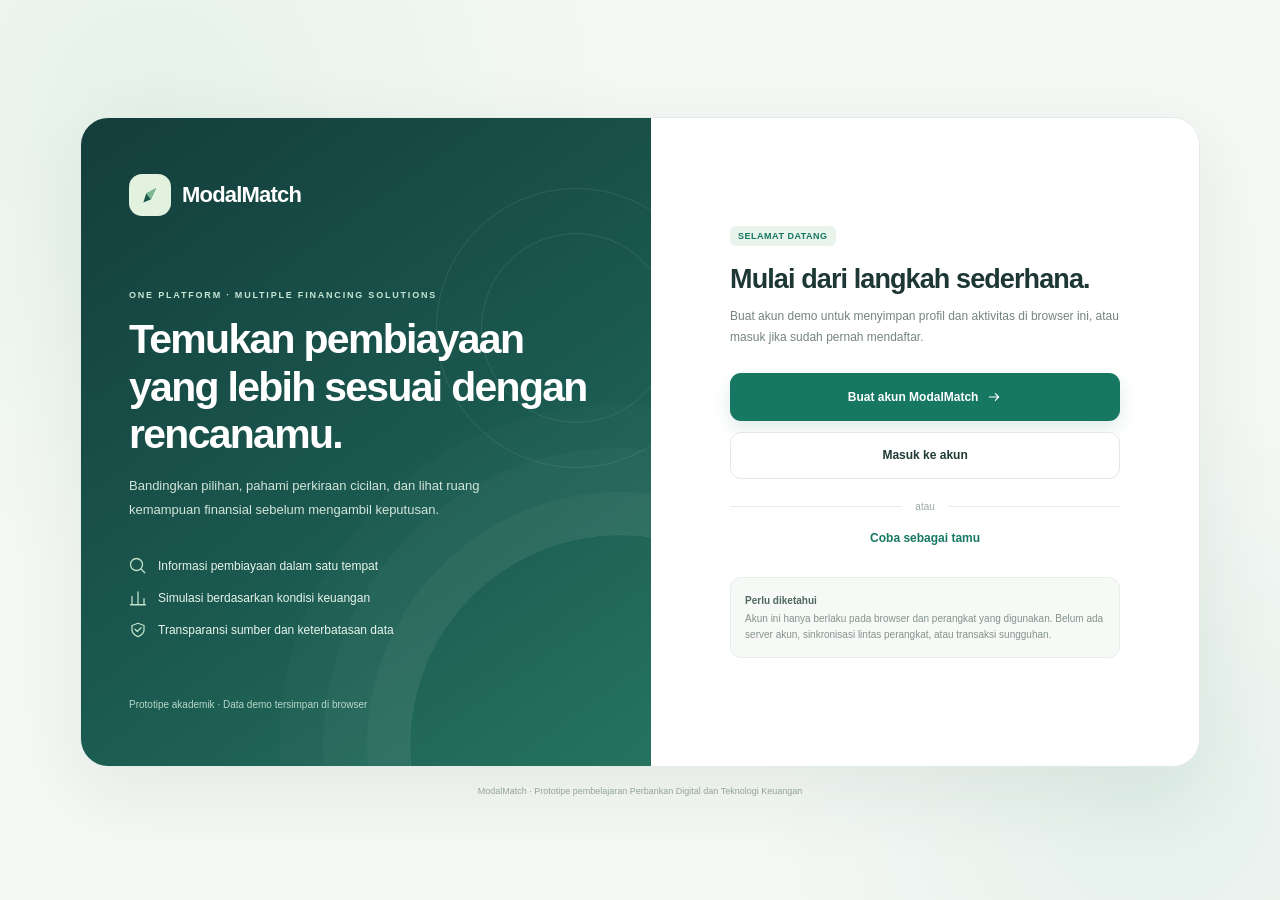
<file: index.html>
<!doctype html>
<html lang="id"><head><meta charset="utf-8"><meta name="viewport" content="width=device-width,initial-scale=1"><meta name="theme-color" content="#17483f"><meta name="description" content="ModalMatch: temukan dan bandingkan pembiayaan dan alternatif pendanaan UMKM, analisis kesiapan SCF, dan pahami kemampuan finansial. Prototipe akademik offline."><title>ModalMatch — Temukan pembiayaan yang sesuai untuk keputusan finansial</title><link rel="icon" href="assets/favicon.svg" type="image/svg+xml"><link rel="stylesheet" href="styles.css"></head>
<body><div id="app"></div><div id="modal-root"></div><div id="toast" role="status" aria-live="polite"></div><script src="catalog.js"></script><script src="engine.js"></script><script src="app.js"></script></body></html>
</file>
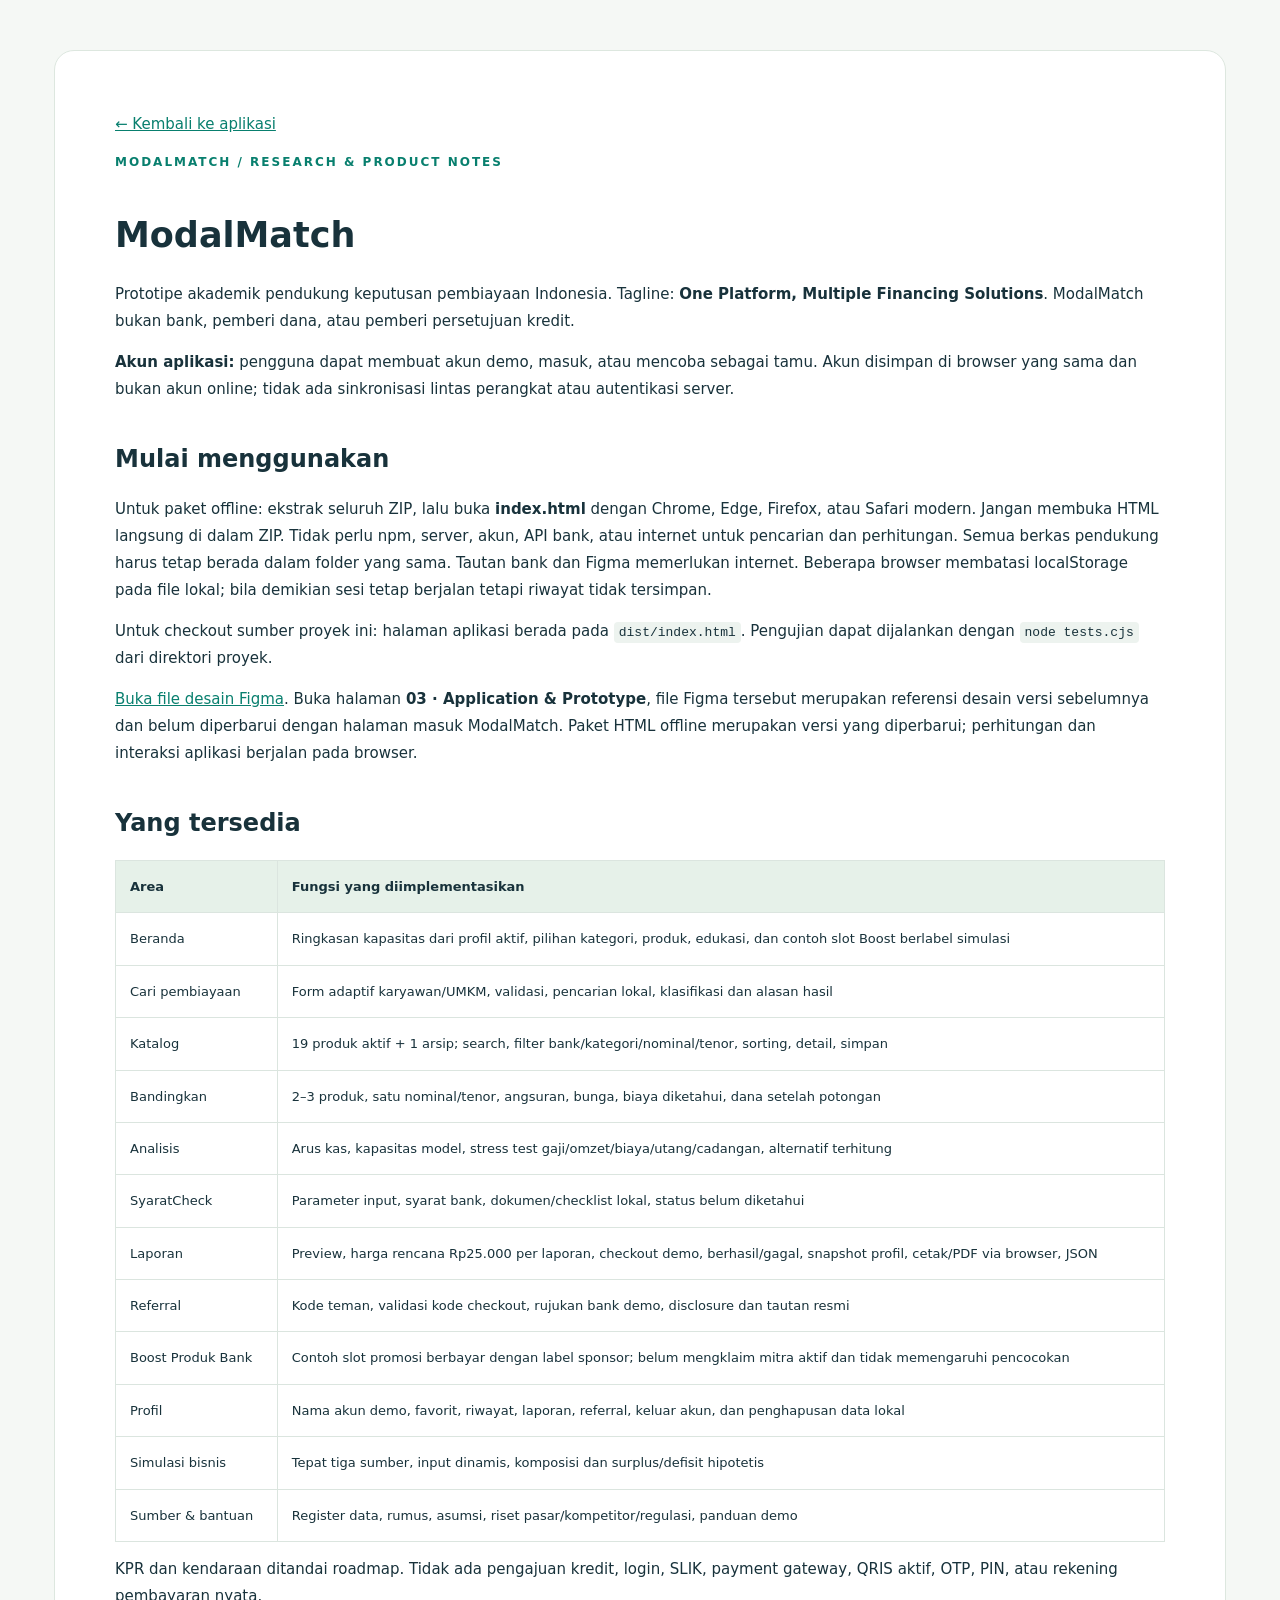
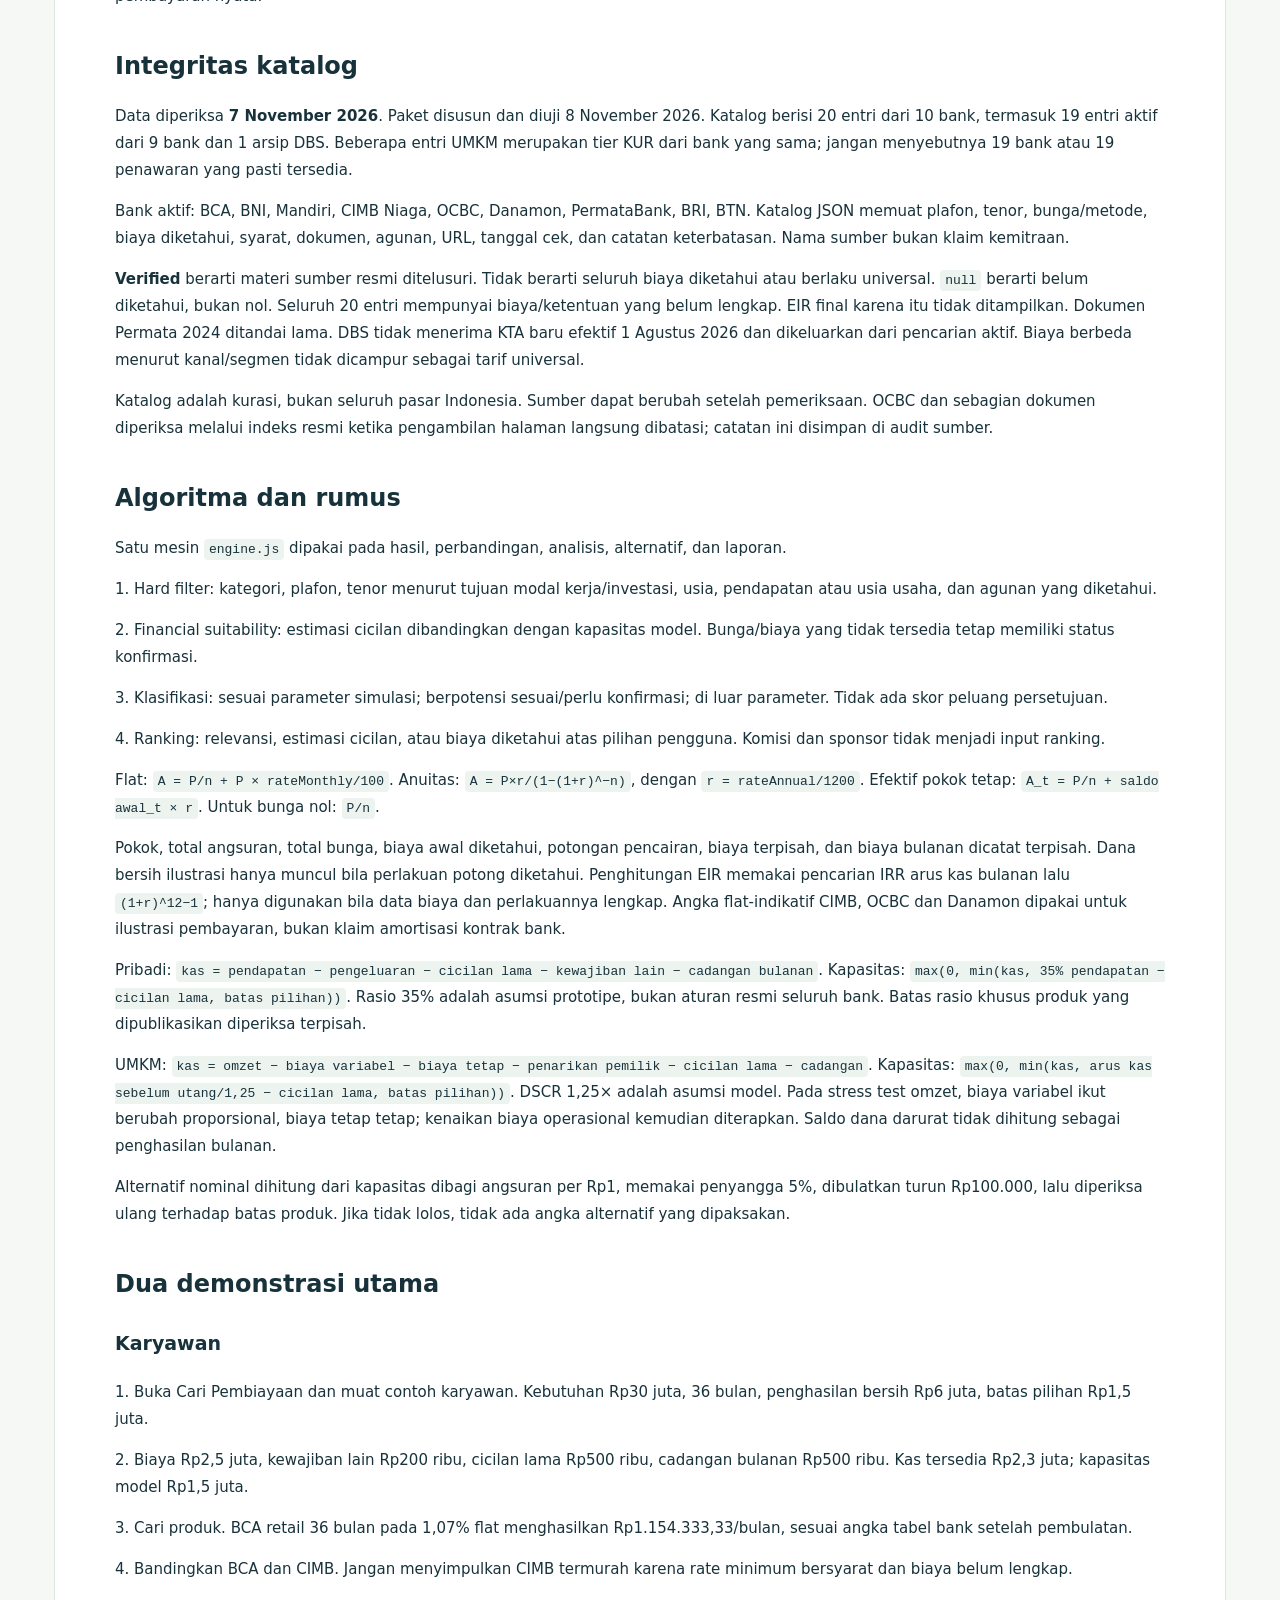
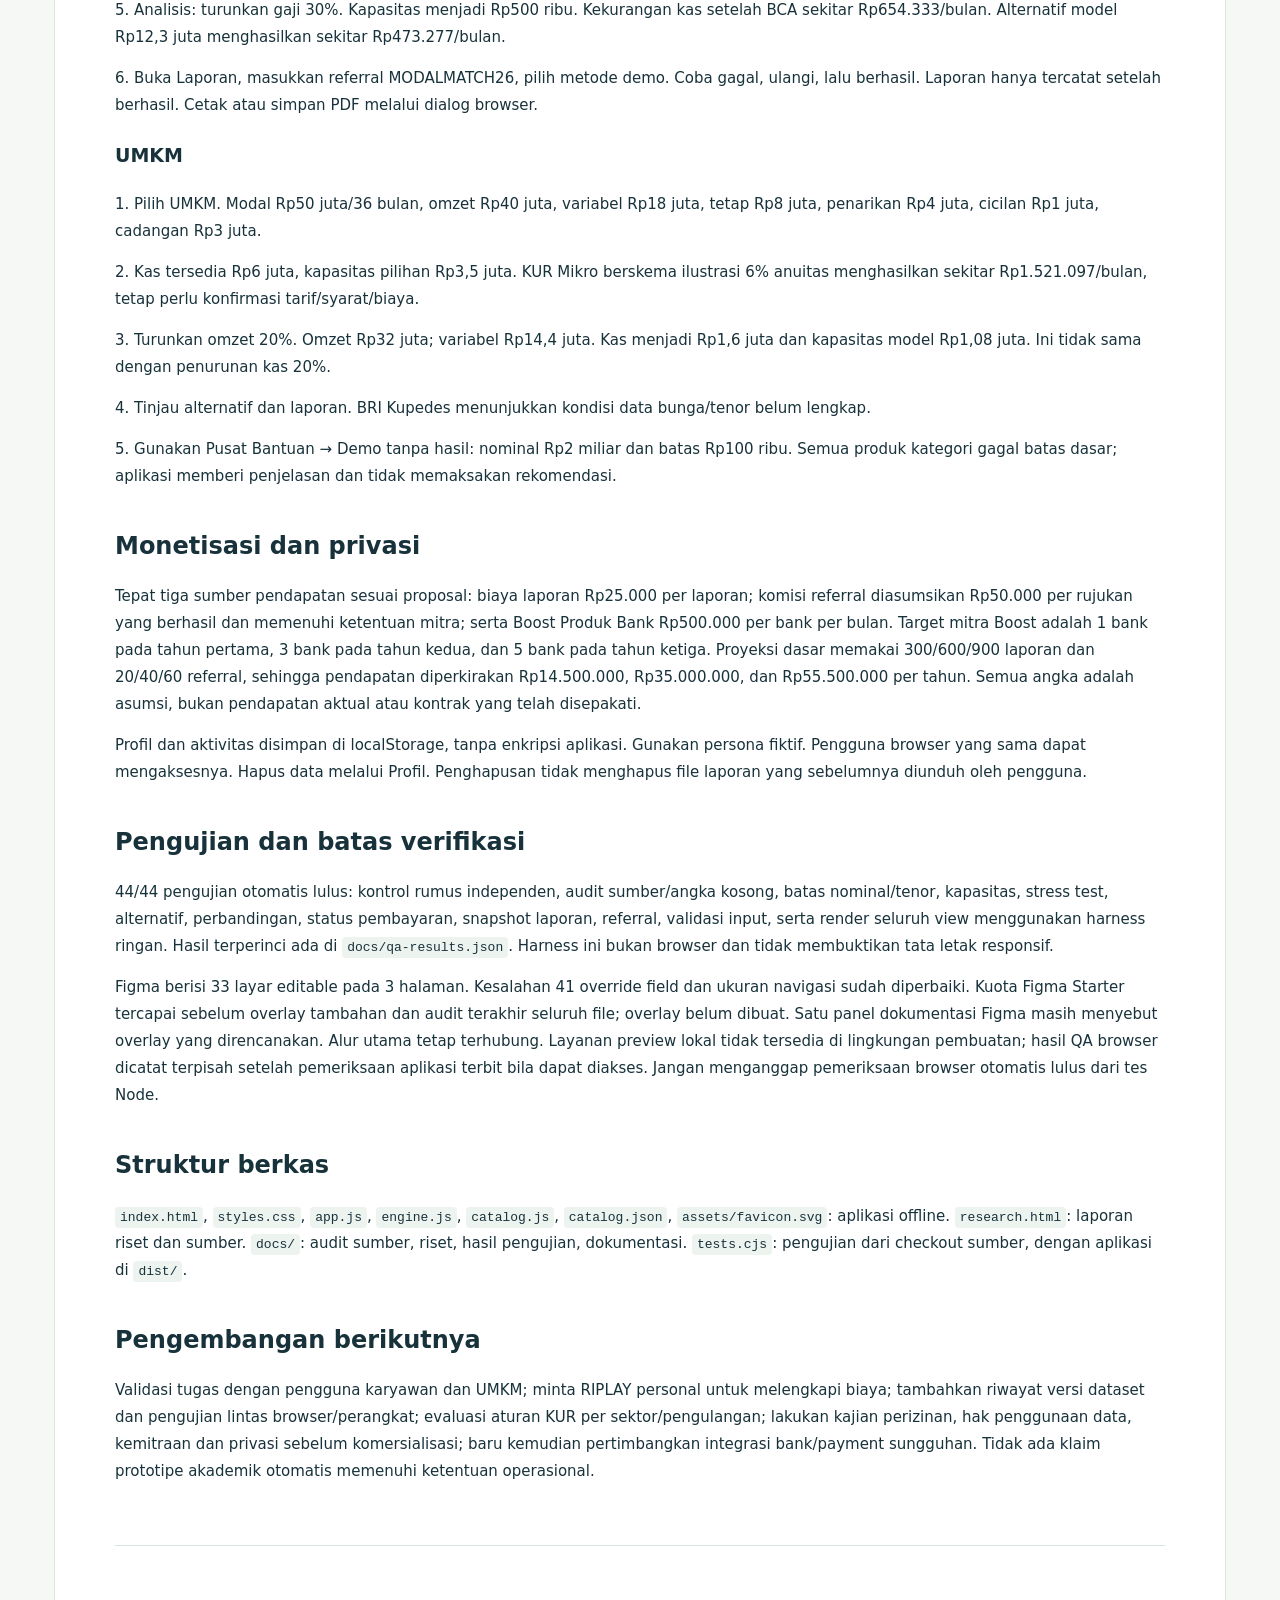
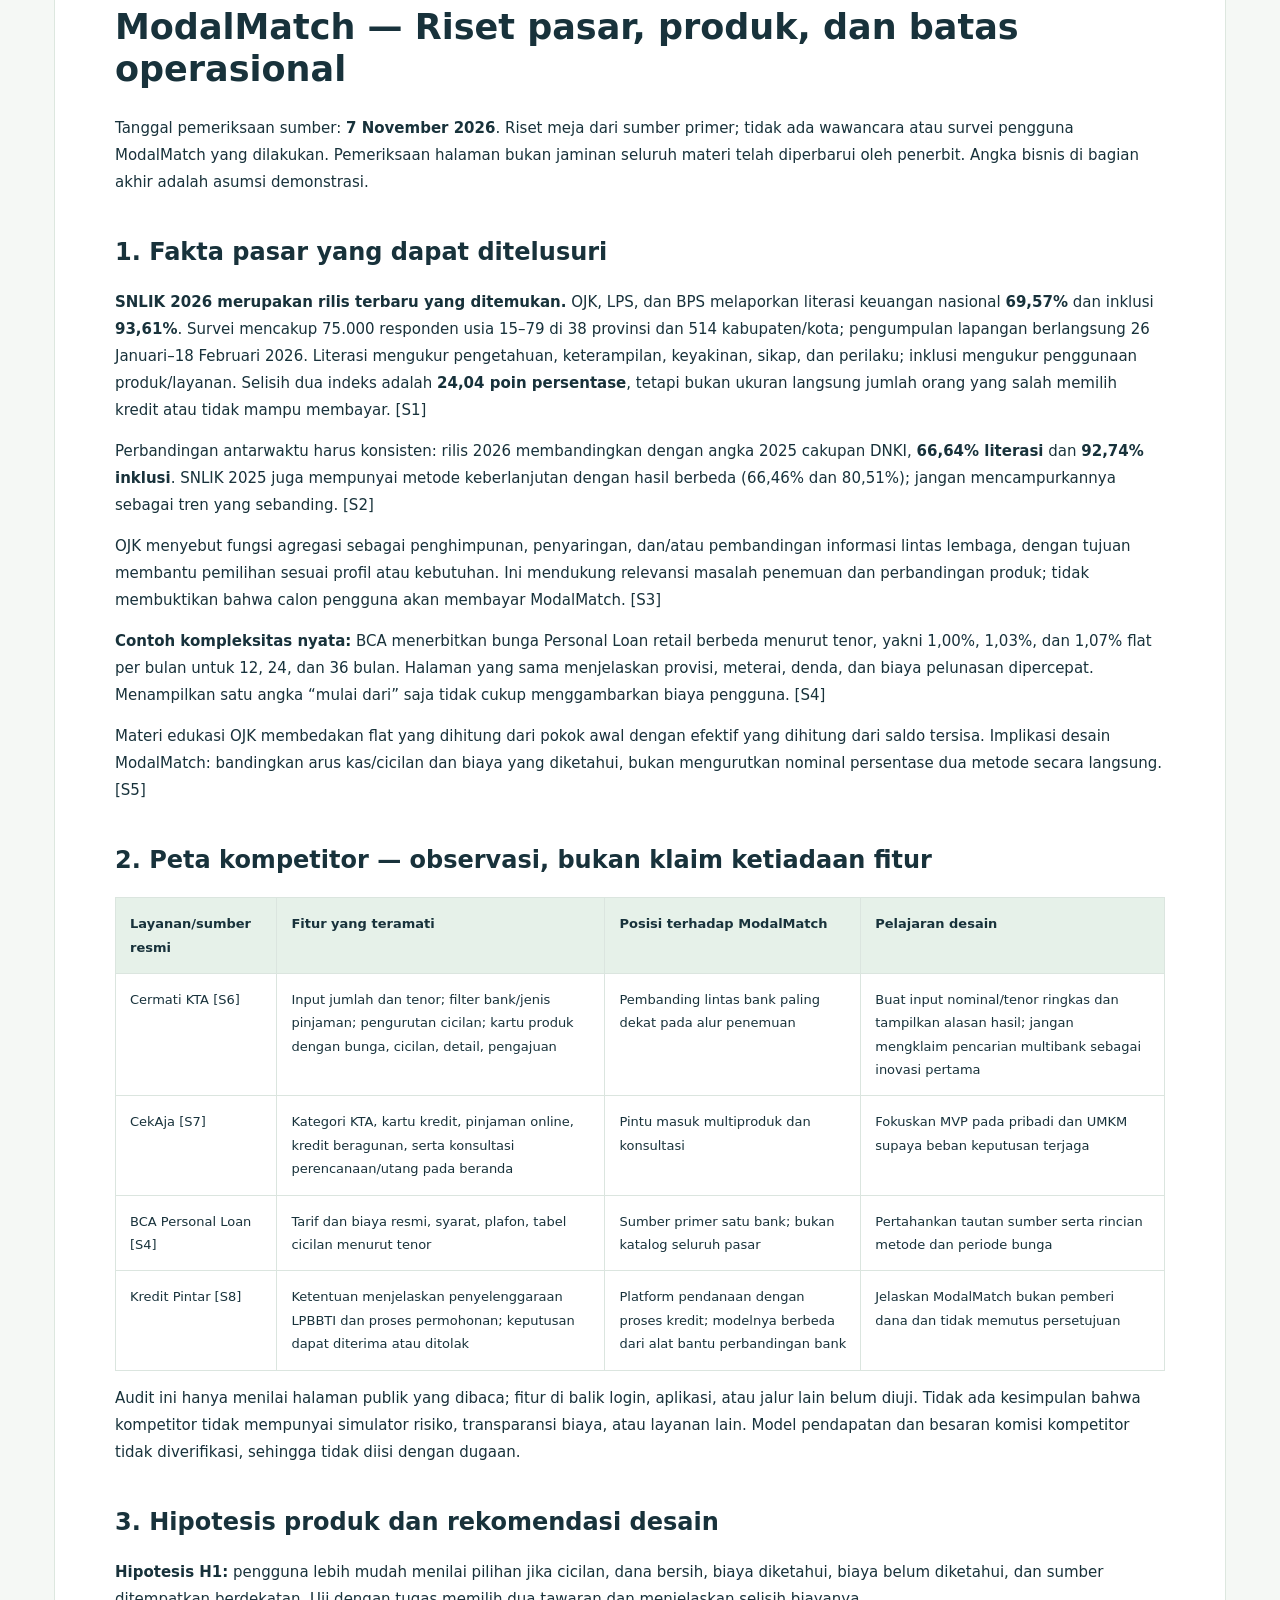
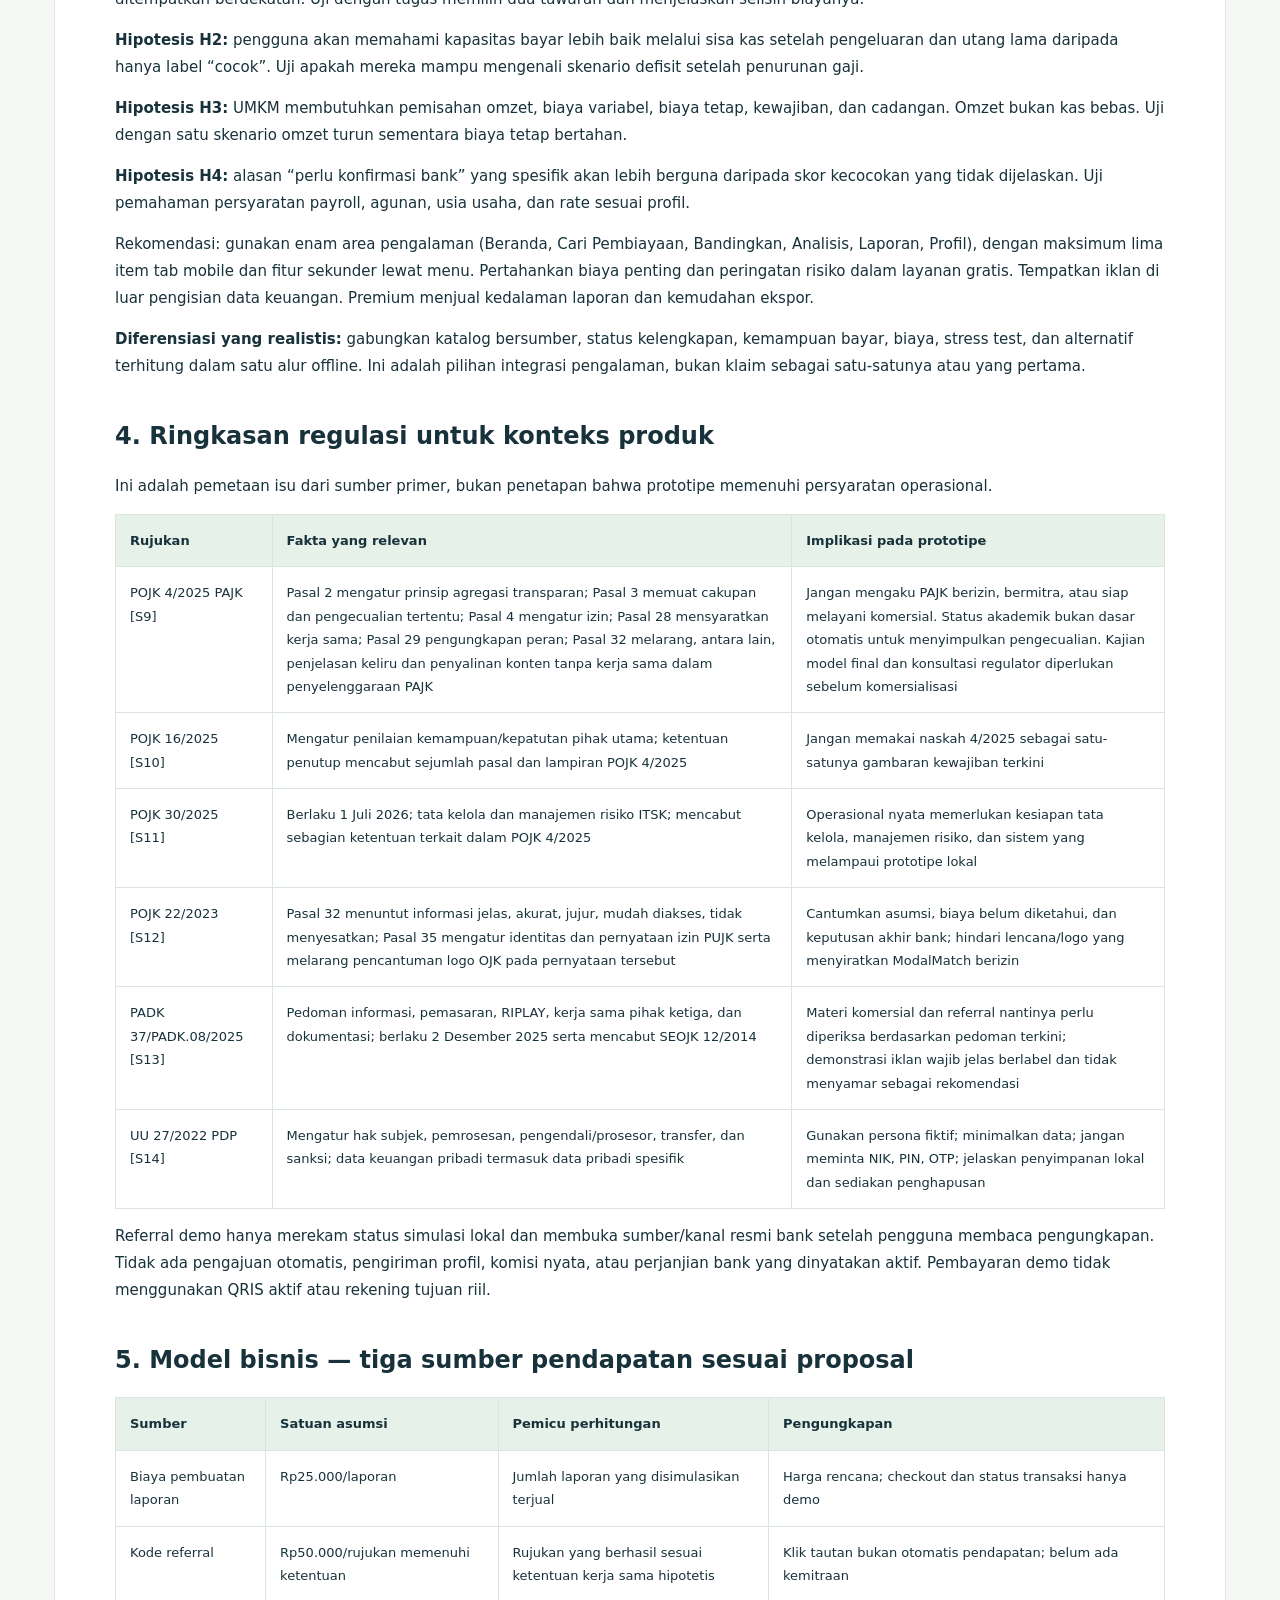
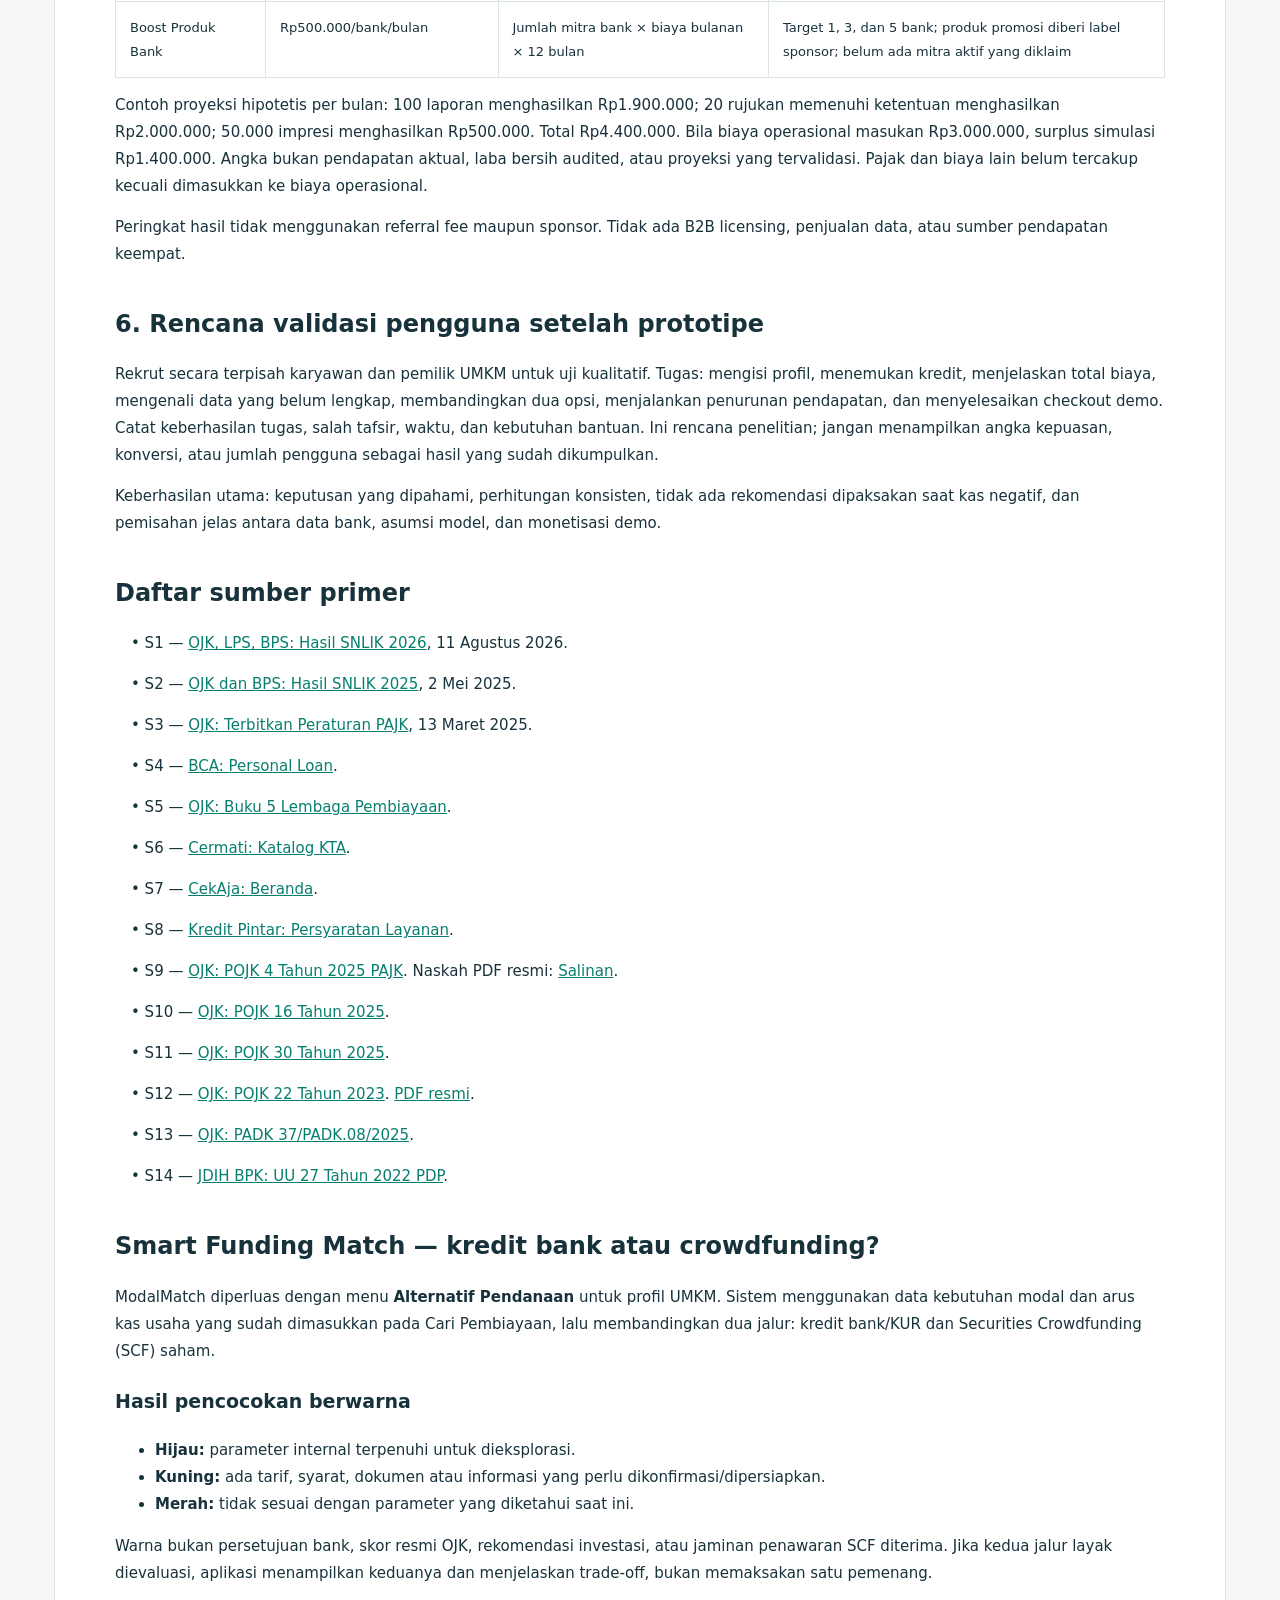
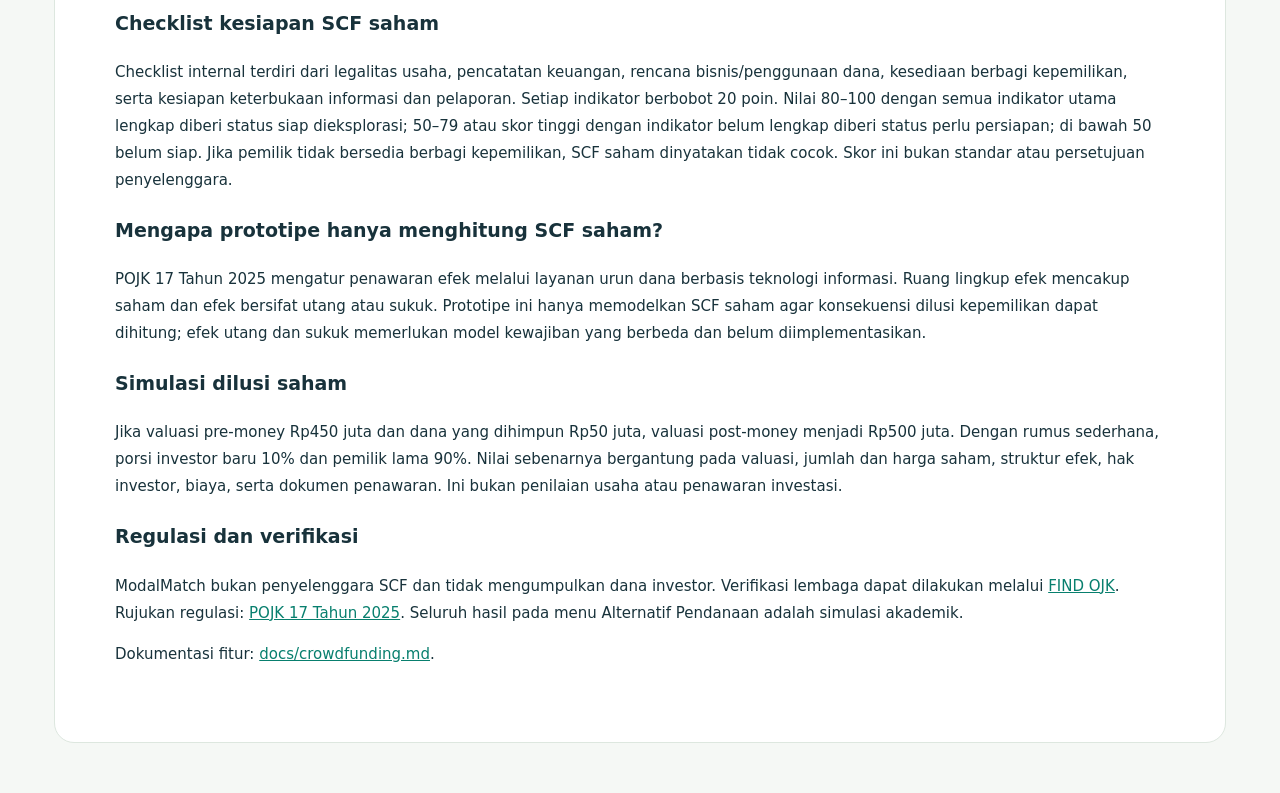
<file: research.html>
<!doctype html><html lang="id"><meta charset="utf-8"><meta name="viewport" content="width=device-width,initial-scale=1"><title>ModalMatch — Riset & Panduan</title><style>body{margin:0;background:#f5f8f5;color:#18323b;font:15px/1.8 system-ui,sans-serif}main{max-width:1050px;margin:50px auto;background:#fff;padding:60px;border:1px solid #dde7df;border-radius:20px}h1{font-size:35px;line-height:1.2;margin:40px 0 25px}h2{font-size:24px;margin:35px 0 15px}h3{font-size:19px}p{margin:14px 0}a{color:#087f6e;overflow-wrap:anywhere}code{background:#edf3ef;border-radius:4px;padding:3px 5px;font-size:13px}.table-wrap{overflow:auto}table{border-collapse:collapse;width:100%;min-width:600px;font-size:13px}td,th{border:1px solid #dbe5df;padding:14px;vertical-align:top;text-align:left}th{background:#e6f1e9}.bullet{padding-left:16px}hr{border:0;border-top:1px solid #dbe5df;margin:60px 0}.top{font-size:12px;letter-spacing:2px;color:#087f6e;font-weight:700}@media(max-width:650px){main{margin:0;border:0;border-radius:0;padding:24px}h1{font-size:28px}}</style><main><a href="index.html">← Kembali ke aplikasi</a><p class="top">MODALMATCH / RESEARCH & PRODUCT NOTES</p><h1>ModalMatch</h1>
<p>Prototipe akademik pendukung keputusan pembiayaan Indonesia. Tagline: <strong>One Platform, Multiple Financing Solutions</strong>. ModalMatch bukan bank, pemberi dana, atau pemberi persetujuan kredit.</p><p><strong>Akun aplikasi:</strong> pengguna dapat membuat akun demo, masuk, atau mencoba sebagai tamu. Akun disimpan di browser yang sama dan bukan akun online; tidak ada sinkronisasi lintas perangkat atau autentikasi server.</p>
<h2>Mulai menggunakan</h2>
<p>Untuk paket offline: ekstrak seluruh ZIP, lalu buka <strong>index.html</strong> dengan Chrome, Edge, Firefox, atau Safari modern. Jangan membuka HTML langsung di dalam ZIP. Tidak perlu npm, server, akun, API bank, atau internet untuk pencarian dan perhitungan. Semua berkas pendukung harus tetap berada dalam folder yang sama. Tautan bank dan Figma memerlukan internet. Beberapa browser membatasi localStorage pada file lokal; bila demikian sesi tetap berjalan tetapi riwayat tidak tersimpan.</p>
<p>Untuk checkout sumber proyek ini: halaman aplikasi berada pada <code>dist/index.html</code>. Pengujian dapat dijalankan dengan <code>node tests.cjs</code> dari direktori proyek.</p>
<p><a href="https://www.figma.com/design/NMdVYJhGm6HOfScvuxj3Su" target="_blank" rel="noopener">Buka file desain Figma</a>. Buka halaman <strong>03 · Application &amp; Prototype</strong>, file Figma tersebut merupakan referensi desain versi sebelumnya dan belum diperbarui dengan halaman masuk ModalMatch. Paket HTML offline merupakan versi yang diperbarui; perhitungan dan interaksi aplikasi berjalan pada browser.</p>
<h2>Yang tersedia</h2>
<div class="table-wrap"><table><tr><th>Area</th><th>Fungsi yang diimplementasikan</th></tr><tr><td>Beranda</td><td>Ringkasan kapasitas dari profil aktif, pilihan kategori, produk, edukasi, dan contoh slot Boost berlabel simulasi</td></tr><tr><td>Cari pembiayaan</td><td>Form adaptif karyawan/UMKM, validasi, pencarian lokal, klasifikasi dan alasan hasil</td></tr><tr><td>Katalog</td><td>19 produk aktif + 1 arsip; search, filter bank/kategori/nominal/tenor, sorting, detail, simpan</td></tr><tr><td>Bandingkan</td><td>2–3 produk, satu nominal/tenor, angsuran, bunga, biaya diketahui, dana setelah potongan</td></tr><tr><td>Analisis</td><td>Arus kas, kapasitas model, stress test gaji/omzet/biaya/utang/cadangan, alternatif terhitung</td></tr><tr><td>SyaratCheck</td><td>Parameter input, syarat bank, dokumen/checklist lokal, status belum diketahui</td></tr><tr><td>Laporan</td><td>Preview, harga rencana Rp25.000 per laporan, checkout demo, berhasil/gagal, snapshot profil, cetak/PDF via browser, JSON</td></tr><tr><td>Referral</td><td>Kode teman, validasi kode checkout, rujukan bank demo, disclosure dan tautan resmi</td></tr><tr><td>Boost Produk Bank</td><td>Contoh slot promosi berbayar dengan label sponsor; belum mengklaim mitra aktif dan tidak memengaruhi pencocokan</td></tr><tr><td>Profil</td><td>Nama akun demo, favorit, riwayat, laporan, referral, keluar akun, dan penghapusan data lokal</td></tr><tr><td>Simulasi bisnis</td><td>Tepat tiga sumber, input dinamis, komposisi dan surplus/defisit hipotetis</td></tr><tr><td>Sumber &amp; bantuan</td><td>Register data, rumus, asumsi, riset pasar/kompetitor/regulasi, panduan demo</td></tr></table></div>
<p>KPR dan kendaraan ditandai roadmap. Tidak ada pengajuan kredit, login, SLIK, payment gateway, QRIS aktif, OTP, PIN, atau rekening pembayaran nyata.</p>
<h2>Integritas katalog</h2>
<p>Data diperiksa <strong>7 November 2026</strong>. Paket disusun dan diuji 8 November 2026. Katalog berisi 20 entri dari 10 bank, termasuk 19 entri aktif dari 9 bank dan 1 arsip DBS. Beberapa entri UMKM merupakan tier KUR dari bank yang sama; jangan menyebutnya 19 bank atau 19 penawaran yang pasti tersedia.</p>
<p>Bank aktif: BCA, BNI, Mandiri, CIMB Niaga, OCBC, Danamon, PermataBank, BRI, BTN. Katalog JSON memuat plafon, tenor, bunga/metode, biaya diketahui, syarat, dokumen, agunan, URL, tanggal cek, dan catatan keterbatasan. Nama sumber bukan klaim kemitraan.</p>
<p><strong>Verified</strong> berarti materi sumber resmi ditelusuri. Tidak berarti seluruh biaya diketahui atau berlaku universal. <code>null</code> berarti belum diketahui, bukan nol. Seluruh 20 entri mempunyai biaya/ketentuan yang belum lengkap. EIR final karena itu tidak ditampilkan. Dokumen Permata 2024 ditandai lama. DBS tidak menerima KTA baru efektif 1 Agustus 2026 dan dikeluarkan dari pencarian aktif. Biaya berbeda menurut kanal/segmen tidak dicampur sebagai tarif universal.</p>
<p>Katalog adalah kurasi, bukan seluruh pasar Indonesia. Sumber dapat berubah setelah pemeriksaan. OCBC dan sebagian dokumen diperiksa melalui indeks resmi ketika pengambilan halaman langsung dibatasi; catatan ini disimpan di audit sumber.</p>
<h2>Algoritma dan rumus</h2>
<p>Satu mesin <code>engine.js</code> dipakai pada hasil, perbandingan, analisis, alternatif, dan laporan.</p>
<p>1. Hard filter: kategori, plafon, tenor menurut tujuan modal kerja/investasi, usia, pendapatan atau usia usaha, dan agunan yang diketahui.</p>
<p>2. Financial suitability: estimasi cicilan dibandingkan dengan kapasitas model. Bunga/biaya yang tidak tersedia tetap memiliki status konfirmasi.</p>
<p>3. Klasifikasi: sesuai parameter simulasi; berpotensi sesuai/perlu konfirmasi; di luar parameter. Tidak ada skor peluang persetujuan.</p>
<p>4. Ranking: relevansi, estimasi cicilan, atau biaya diketahui atas pilihan pengguna. Komisi dan sponsor tidak menjadi input ranking.</p>
<p>Flat: <code>A = P/n + P × rateMonthly/100</code>. Anuitas: <code>A = P×r/(1−(1+r)^−n)</code>, dengan <code>r = rateAnnual/1200</code>. Efektif pokok tetap: <code>A_t = P/n + saldo awal_t × r</code>. Untuk bunga nol: <code>P/n</code>.</p>
<p>Pokok, total angsuran, total bunga, biaya awal diketahui, potongan pencairan, biaya terpisah, dan biaya bulanan dicatat terpisah. Dana bersih ilustrasi hanya muncul bila perlakuan potong diketahui. Penghitungan EIR memakai pencarian IRR arus kas bulanan lalu <code>(1+r)^12−1</code>; hanya digunakan bila data biaya dan perlakuannya lengkap. Angka flat-indikatif CIMB, OCBC dan Danamon dipakai untuk ilustrasi pembayaran, bukan klaim amortisasi kontrak bank.</p>
<p>Pribadi: <code>kas = pendapatan − pengeluaran − cicilan lama − kewajiban lain − cadangan bulanan</code>. Kapasitas: <code>max(0, min(kas, 35% pendapatan − cicilan lama, batas pilihan))</code>. Rasio 35% adalah asumsi prototipe, bukan aturan resmi seluruh bank. Batas rasio khusus produk yang dipublikasikan diperiksa terpisah.</p>
<p>UMKM: <code>kas = omzet − biaya variabel − biaya tetap − penarikan pemilik − cicilan lama − cadangan</code>. Kapasitas: <code>max(0, min(kas, arus kas sebelum utang/1,25 − cicilan lama, batas pilihan))</code>. DSCR 1,25× adalah asumsi model. Pada stress test omzet, biaya variabel ikut berubah proporsional, biaya tetap tetap; kenaikan biaya operasional kemudian diterapkan. Saldo dana darurat tidak dihitung sebagai penghasilan bulanan.</p>
<p>Alternatif nominal dihitung dari kapasitas dibagi angsuran per Rp1, memakai penyangga 5%, dibulatkan turun Rp100.000, lalu diperiksa ulang terhadap batas produk. Jika tidak lolos, tidak ada angka alternatif yang dipaksakan.</p>
<h2>Dua demonstrasi utama</h2>
<h3>Karyawan</h3>
<p>1. Buka Cari Pembiayaan dan muat contoh karyawan. Kebutuhan Rp30 juta, 36 bulan, penghasilan bersih Rp6 juta, batas pilihan Rp1,5 juta.</p>
<p>2. Biaya Rp2,5 juta, kewajiban lain Rp200 ribu, cicilan lama Rp500 ribu, cadangan bulanan Rp500 ribu. Kas tersedia Rp2,3 juta; kapasitas model Rp1,5 juta.</p>
<p>3. Cari produk. BCA retail 36 bulan pada 1,07% flat menghasilkan Rp1.154.333,33/bulan, sesuai angka tabel bank setelah pembulatan.</p>
<p>4. Bandingkan BCA dan CIMB. Jangan menyimpulkan CIMB termurah karena rate minimum bersyarat dan biaya belum lengkap.</p>
<p>5. Analisis: turunkan gaji 30%. Kapasitas menjadi Rp500 ribu. Kekurangan kas setelah BCA sekitar Rp654.333/bulan. Alternatif model Rp12,3 juta menghasilkan sekitar Rp473.277/bulan.</p>
<p>6. Buka Laporan, masukkan referral MODALMATCH26, pilih metode demo. Coba gagal, ulangi, lalu berhasil. Laporan hanya tercatat setelah berhasil. Cetak atau simpan PDF melalui dialog browser.</p>
<h3>UMKM</h3>
<p>1. Pilih UMKM. Modal Rp50 juta/36 bulan, omzet Rp40 juta, variabel Rp18 juta, tetap Rp8 juta, penarikan Rp4 juta, cicilan Rp1 juta, cadangan Rp3 juta.</p>
<p>2. Kas tersedia Rp6 juta, kapasitas pilihan Rp3,5 juta. KUR Mikro berskema ilustrasi 6% anuitas menghasilkan sekitar Rp1.521.097/bulan, tetap perlu konfirmasi tarif/syarat/biaya.</p>
<p>3. Turunkan omzet 20%. Omzet Rp32 juta; variabel Rp14,4 juta. Kas menjadi Rp1,6 juta dan kapasitas model Rp1,08 juta. Ini tidak sama dengan penurunan kas 20%.</p>
<p>4. Tinjau alternatif dan laporan. BRI Kupedes menunjukkan kondisi data bunga/tenor belum lengkap.</p>
<p>5. Gunakan Pusat Bantuan → Demo tanpa hasil: nominal Rp2 miliar dan batas Rp100 ribu. Semua produk kategori gagal batas dasar; aplikasi memberi penjelasan dan tidak memaksakan rekomendasi.</p>
<h2>Monetisasi dan privasi</h2>
<p>Tepat tiga sumber pendapatan sesuai proposal: biaya laporan Rp25.000 per laporan; komisi referral diasumsikan Rp50.000 per rujukan yang berhasil dan memenuhi ketentuan mitra; serta Boost Produk Bank Rp500.000 per bank per bulan. Target mitra Boost adalah 1 bank pada tahun pertama, 3 bank pada tahun kedua, dan 5 bank pada tahun ketiga. Proyeksi dasar memakai 300/600/900 laporan dan 20/40/60 referral, sehingga pendapatan diperkirakan Rp14.500.000, Rp35.000.000, dan Rp55.500.000 per tahun. Semua angka adalah asumsi, bukan pendapatan aktual atau kontrak yang telah disepakati.</p>
<p>Profil dan aktivitas disimpan di localStorage, tanpa enkripsi aplikasi. Gunakan persona fiktif. Pengguna browser yang sama dapat mengaksesnya. Hapus data melalui Profil. Penghapusan tidak menghapus file laporan yang sebelumnya diunduh oleh pengguna.</p>
<h2>Pengujian dan batas verifikasi</h2>
<p>44/44 pengujian otomatis lulus: kontrol rumus independen, audit sumber/angka kosong, batas nominal/tenor, kapasitas, stress test, alternatif, perbandingan, status pembayaran, snapshot laporan, referral, validasi input, serta render seluruh view menggunakan harness ringan. Hasil terperinci ada di <code>docs/qa-results.json</code>. Harness ini bukan browser dan tidak membuktikan tata letak responsif.</p>
<p>Figma berisi 33 layar editable pada 3 halaman. Kesalahan 41 override field dan ukuran navigasi sudah diperbaiki. Kuota Figma Starter tercapai sebelum overlay tambahan dan audit terakhir seluruh file; overlay belum dibuat. Satu panel dokumentasi Figma masih menyebut overlay yang direncanakan. Alur utama tetap terhubung. Layanan preview lokal tidak tersedia di lingkungan pembuatan; hasil QA browser dicatat terpisah setelah pemeriksaan aplikasi terbit bila dapat diakses. Jangan menganggap pemeriksaan browser otomatis lulus dari tes Node.</p>
<h2>Struktur berkas</h2>
<p><code>index.html</code>, <code>styles.css</code>, <code>app.js</code>, <code>engine.js</code>, <code>catalog.js</code>, <code>catalog.json</code>, <code>assets/favicon.svg</code>: aplikasi offline. <code>research.html</code>: laporan riset dan sumber. <code>docs/</code>: audit sumber, riset, hasil pengujian, dokumentasi. <code>tests.cjs</code>: pengujian dari checkout sumber, dengan aplikasi di <code>dist/</code>.</p>
<h2>Pengembangan berikutnya</h2>
<p>Validasi tugas dengan pengguna karyawan dan UMKM; minta RIPLAY personal untuk melengkapi biaya; tambahkan riwayat versi dataset dan pengujian lintas browser/perangkat; evaluasi aturan KUR per sektor/pengulangan; lakukan kajian perizinan, hak penggunaan data, kemitraan dan privasi sebelum komersialisasi; baru kemudian pertimbangkan integrasi bank/payment sungguhan. Tidak ada klaim prototipe akademik otomatis memenuhi ketentuan operasional.</p><hr><h1>ModalMatch — Riset pasar, produk, dan batas operasional</h1>
<p>Tanggal pemeriksaan sumber: <strong>7 November 2026</strong>. Riset meja dari sumber primer; tidak ada wawancara atau survei pengguna ModalMatch yang dilakukan. Pemeriksaan halaman bukan jaminan seluruh materi telah diperbarui oleh penerbit. Angka bisnis di bagian akhir adalah asumsi demonstrasi.</p>
<h2>1. Fakta pasar yang dapat ditelusuri</h2>
<p><strong>SNLIK 2026 merupakan rilis terbaru yang ditemukan.</strong> OJK, LPS, dan BPS melaporkan literasi keuangan nasional <strong>69,57%</strong> dan inklusi <strong>93,61%</strong>. Survei mencakup 75.000 responden usia 15–79 di 38 provinsi dan 514 kabupaten/kota; pengumpulan lapangan berlangsung 26 Januari–18 Februari 2026. Literasi mengukur pengetahuan, keterampilan, keyakinan, sikap, dan perilaku; inklusi mengukur penggunaan produk/layanan. Selisih dua indeks adalah <strong>24,04 poin persentase</strong>, tetapi bukan ukuran langsung jumlah orang yang salah memilih kredit atau tidak mampu membayar. [S1]</p>
<p>Perbandingan antarwaktu harus konsisten: rilis 2026 membandingkan dengan angka 2025 cakupan DNKI, <strong>66,64% literasi</strong> dan <strong>92,74% inklusi</strong>. SNLIK 2025 juga mempunyai metode keberlanjutan dengan hasil berbeda (66,46% dan 80,51%); jangan mencampurkannya sebagai tren yang sebanding. [S2]</p>
<p>OJK menyebut fungsi agregasi sebagai penghimpunan, penyaringan, dan/atau pembandingan informasi lintas lembaga, dengan tujuan membantu pemilihan sesuai profil atau kebutuhan. Ini mendukung relevansi masalah penemuan dan perbandingan produk; tidak membuktikan bahwa calon pengguna akan membayar ModalMatch. [S3]</p>
<p><strong>Contoh kompleksitas nyata:</strong> BCA menerbitkan bunga Personal Loan retail berbeda menurut tenor, yakni 1,00%, 1,03%, dan 1,07% flat per bulan untuk 12, 24, dan 36 bulan. Halaman yang sama menjelaskan provisi, meterai, denda, dan biaya pelunasan dipercepat. Menampilkan satu angka “mulai dari” saja tidak cukup menggambarkan biaya pengguna. [S4]</p>
<p>Materi edukasi OJK membedakan flat yang dihitung dari pokok awal dengan efektif yang dihitung dari saldo tersisa. Implikasi desain ModalMatch: bandingkan arus kas/cicilan dan biaya yang diketahui, bukan mengurutkan nominal persentase dua metode secara langsung. [S5]</p>
<h2>2. Peta kompetitor — observasi, bukan klaim ketiadaan fitur</h2>
<div class="table-wrap"><table><tr><th>Layanan/sumber resmi</th><th>Fitur yang teramati</th><th>Posisi terhadap ModalMatch</th><th>Pelajaran desain</th></tr><tr><td>Cermati KTA [S6]</td><td>Input jumlah dan tenor; filter bank/jenis pinjaman; pengurutan cicilan; kartu produk dengan bunga, cicilan, detail, pengajuan</td><td>Pembanding lintas bank paling dekat pada alur penemuan</td><td>Buat input nominal/tenor ringkas dan tampilkan alasan hasil; jangan mengklaim pencarian multibank sebagai inovasi pertama</td></tr><tr><td>CekAja [S7]</td><td>Kategori KTA, kartu kredit, pinjaman online, kredit beragunan, serta konsultasi perencanaan/utang pada beranda</td><td>Pintu masuk multiproduk dan konsultasi</td><td>Fokuskan MVP pada pribadi dan UMKM supaya beban keputusan terjaga</td></tr><tr><td>BCA Personal Loan [S4]</td><td>Tarif dan biaya resmi, syarat, plafon, tabel cicilan menurut tenor</td><td>Sumber primer satu bank; bukan katalog seluruh pasar</td><td>Pertahankan tautan sumber serta rincian metode dan periode bunga</td></tr><tr><td>Kredit Pintar [S8]</td><td>Ketentuan menjelaskan penyelenggaraan LPBBTI dan proses permohonan; keputusan dapat diterima atau ditolak</td><td>Platform pendanaan dengan proses kredit; modelnya berbeda dari alat bantu perbandingan bank</td><td>Jelaskan ModalMatch bukan pemberi dana dan tidak memutus persetujuan</td></tr></table></div>
<p>Audit ini hanya menilai halaman publik yang dibaca; fitur di balik login, aplikasi, atau jalur lain belum diuji. Tidak ada kesimpulan bahwa kompetitor tidak mempunyai simulator risiko, transparansi biaya, atau layanan lain. Model pendapatan dan besaran komisi kompetitor tidak diverifikasi, sehingga tidak diisi dengan dugaan.</p>
<h2>3. Hipotesis produk dan rekomendasi desain</h2>
<p><strong>Hipotesis H1:</strong> pengguna lebih mudah menilai pilihan jika cicilan, dana bersih, biaya diketahui, biaya belum diketahui, dan sumber ditempatkan berdekatan. Uji dengan tugas memilih dua tawaran dan menjelaskan selisih biayanya.</p>
<p><strong>Hipotesis H2:</strong> pengguna akan memahami kapasitas bayar lebih baik melalui sisa kas setelah pengeluaran dan utang lama daripada hanya label “cocok”. Uji apakah mereka mampu mengenali skenario defisit setelah penurunan gaji.</p>
<p><strong>Hipotesis H3:</strong> UMKM membutuhkan pemisahan omzet, biaya variabel, biaya tetap, kewajiban, dan cadangan. Omzet bukan kas bebas. Uji dengan satu skenario omzet turun sementara biaya tetap bertahan.</p>
<p><strong>Hipotesis H4:</strong> alasan “perlu konfirmasi bank” yang spesifik akan lebih berguna daripada skor kecocokan yang tidak dijelaskan. Uji pemahaman persyaratan payroll, agunan, usia usaha, dan rate sesuai profil.</p>
<p>Rekomendasi: gunakan enam area pengalaman (Beranda, Cari Pembiayaan, Bandingkan, Analisis, Laporan, Profil), dengan maksimum lima item tab mobile dan fitur sekunder lewat menu. Pertahankan biaya penting dan peringatan risiko dalam layanan gratis. Tempatkan iklan di luar pengisian data keuangan. Premium menjual kedalaman laporan dan kemudahan ekspor.</p>
<p><strong>Diferensiasi yang realistis:</strong> gabungkan katalog bersumber, status kelengkapan, kemampuan bayar, biaya, stress test, dan alternatif terhitung dalam satu alur offline. Ini adalah pilihan integrasi pengalaman, bukan klaim sebagai satu-satunya atau yang pertama.</p>
<h2>4. Ringkasan regulasi untuk konteks produk</h2>
<p>Ini adalah pemetaan isu dari sumber primer, bukan penetapan bahwa prototipe memenuhi persyaratan operasional.</p>
<div class="table-wrap"><table><tr><th>Rujukan</th><th>Fakta yang relevan</th><th>Implikasi pada prototipe</th></tr><tr><td>POJK 4/2025 PAJK [S9]</td><td>Pasal 2 mengatur prinsip agregasi transparan; Pasal 3 memuat cakupan dan pengecualian tertentu; Pasal 4 mengatur izin; Pasal 28 mensyaratkan kerja sama; Pasal 29 pengungkapan peran; Pasal 32 melarang, antara lain, penjelasan keliru dan penyalinan konten tanpa kerja sama dalam penyelenggaraan PAJK</td><td>Jangan mengaku PAJK berizin, bermitra, atau siap melayani komersial. Status akademik bukan dasar otomatis untuk menyimpulkan pengecualian. Kajian model final dan konsultasi regulator diperlukan sebelum komersialisasi</td></tr><tr><td>POJK 16/2025 [S10]</td><td>Mengatur penilaian kemampuan/kepatutan pihak utama; ketentuan penutup mencabut sejumlah pasal dan lampiran POJK 4/2025</td><td>Jangan memakai naskah 4/2025 sebagai satu-satunya gambaran kewajiban terkini</td></tr><tr><td>POJK 30/2025 [S11]</td><td>Berlaku 1 Juli 2026; tata kelola dan manajemen risiko ITSK; mencabut sebagian ketentuan terkait dalam POJK 4/2025</td><td>Operasional nyata memerlukan kesiapan tata kelola, manajemen risiko, dan sistem yang melampaui prototipe lokal</td></tr><tr><td>POJK 22/2023 [S12]</td><td>Pasal 32 menuntut informasi jelas, akurat, jujur, mudah diakses, tidak menyesatkan; Pasal 35 mengatur identitas dan pernyataan izin PUJK serta melarang pencantuman logo OJK pada pernyataan tersebut</td><td>Cantumkan asumsi, biaya belum diketahui, dan keputusan akhir bank; hindari lencana/logo yang menyiratkan ModalMatch berizin</td></tr><tr><td>PADK 37/PADK.08/2025 [S13]</td><td>Pedoman informasi, pemasaran, RIPLAY, kerja sama pihak ketiga, dan dokumentasi; berlaku 2 Desember 2025 serta mencabut SEOJK 12/2014</td><td>Materi komersial dan referral nantinya perlu diperiksa berdasarkan pedoman terkini; demonstrasi iklan wajib jelas berlabel dan tidak menyamar sebagai rekomendasi</td></tr><tr><td>UU 27/2022 PDP [S14]</td><td>Mengatur hak subjek, pemrosesan, pengendali/prosesor, transfer, dan sanksi; data keuangan pribadi termasuk data pribadi spesifik</td><td>Gunakan persona fiktif; minimalkan data; jangan meminta NIK, PIN, OTP; jelaskan penyimpanan lokal dan sediakan penghapusan</td></tr></table></div>
<p>Referral demo hanya merekam status simulasi lokal dan membuka sumber/kanal resmi bank setelah pengguna membaca pengungkapan. Tidak ada pengajuan otomatis, pengiriman profil, komisi nyata, atau perjanjian bank yang dinyatakan aktif. Pembayaran demo tidak menggunakan QRIS aktif atau rekening tujuan riil.</p>
<h2>5. Model bisnis — tiga sumber pendapatan sesuai proposal</h2>
<div class="table-wrap"><table><tr><th>Sumber</th><th>Satuan asumsi</th><th>Pemicu perhitungan</th><th>Pengungkapan</th></tr><tr><td>Biaya pembuatan laporan</td><td>Rp25.000/laporan</td><td>Jumlah laporan yang disimulasikan terjual</td><td>Harga rencana; checkout dan status transaksi hanya demo</td></tr><tr><td>Kode referral</td><td>Rp50.000/rujukan memenuhi ketentuan</td><td>Rujukan yang berhasil sesuai ketentuan kerja sama hipotetis</td><td>Klik tautan bukan otomatis pendapatan; belum ada kemitraan</td></tr><tr><td>Boost Produk Bank</td><td>Rp500.000/bank/bulan</td><td>Jumlah mitra bank × biaya bulanan × 12 bulan</td><td>Target 1, 3, dan 5 bank; produk promosi diberi label sponsor; belum ada mitra aktif yang diklaim</td></tr></table></div>
<p>Contoh proyeksi hipotetis per bulan: 100 laporan menghasilkan Rp1.900.000; 20 rujukan memenuhi ketentuan menghasilkan Rp2.000.000; 50.000 impresi menghasilkan Rp500.000. Total Rp4.400.000. Bila biaya operasional masukan Rp3.000.000, surplus simulasi Rp1.400.000. Angka bukan pendapatan aktual, laba bersih audited, atau proyeksi yang tervalidasi. Pajak dan biaya lain belum tercakup kecuali dimasukkan ke biaya operasional.</p>
<p>Peringkat hasil tidak menggunakan referral fee maupun sponsor. Tidak ada B2B licensing, penjualan data, atau sumber pendapatan keempat.</p>
<h2>6. Rencana validasi pengguna setelah prototipe</h2>
<p>Rekrut secara terpisah karyawan dan pemilik UMKM untuk uji kualitatif. Tugas: mengisi profil, menemukan kredit, menjelaskan total biaya, mengenali data yang belum lengkap, membandingkan dua opsi, menjalankan penurunan pendapatan, dan menyelesaikan checkout demo. Catat keberhasilan tugas, salah tafsir, waktu, dan kebutuhan bantuan. Ini rencana penelitian; jangan menampilkan angka kepuasan, konversi, atau jumlah pengguna sebagai hasil yang sudah dikumpulkan.</p>
<p>Keberhasilan utama: keputusan yang dipahami, perhitungan konsisten, tidak ada rekomendasi dipaksakan saat kas negatif, dan pemisahan jelas antara data bank, asumsi model, dan monetisasi demo.</p>
<h2>Daftar sumber primer</h2>
<p class="bullet">• S1 — <a href="https://ojk.go.id/id/berita-dan-kegiatan/siaran-pers/Pages/Hasil-SNLIK-Tahun-2026.aspx" target="_blank" rel="noopener">OJK, LPS, BPS: Hasil SNLIK 2026</a>, 11 Agustus 2026.</p>
<p class="bullet">• S2 — <a href="https://ojk.go.id/id/berita-dan-kegiatan/siaran-pers/Pages/OJK-dan-BPS-Umumkan-Hasil-Survei-Nasional-Literasi-Dan-Inklusi-Keuangan-SNLIK-Tahun-2025.aspx" target="_blank" rel="noopener">OJK dan BPS: Hasil SNLIK 2025</a>, 2 Mei 2025.</p>
<p class="bullet">• S3 — <a href="https://www.ojk.go.id/id/berita-dan-kegiatan/siaran-pers/Pages/OJK-Terbitkan-Peraturan-Penyelenggara-Agregasi-Jasa-Keuangan.aspx" target="_blank" rel="noopener">OJK: Terbitkan Peraturan PAJK</a>, 13 Maret 2025.</p>
<p class="bullet">• S4 — <a href="https://www.bca.co.id/id/Individu/produk/pinjaman/Pinjaman-Personal" target="_blank" rel="noopener">BCA: Personal Loan</a>.</p>
<p class="bullet">• S5 — <a href="https://sikapiuangmu.ojk.go.id/FrontEnd/images/FileDownload/205_Buku%205%20%20pembiayaan-ilovepdf-compressed.pdf" target="_blank" rel="noopener">OJK: Buku 5 Lembaga Pembiayaan</a>.</p>
<p class="bullet">• S6 — <a href="https://www.cermati.com/kredit-tanpa-agunan/t/semua" target="_blank" rel="noopener">Cermati: Katalog KTA</a>.</p>
<p class="bullet">• S7 — <a href="https://cekaja.com/" target="_blank" rel="noopener">CekAja: Beranda</a>.</p>
<p class="bullet">• S8 — <a href="https://www.kreditpintar.com/terms-of-service" target="_blank" rel="noopener">Kredit Pintar: Persyaratan Layanan</a>.</p>
<p class="bullet">• S9 — <a href="https://ojk.go.id/id/regulasi/Pages/POJK-4-2025-Penyelenggara-Agregasi-Jasa-Keuangan.aspx" target="_blank" rel="noopener">OJK: POJK 4 Tahun 2025 PAJK</a>. Naskah PDF resmi: <a href="https://www.ojk.go.id/id/regulasi/Documents/Pages/POJK-4-2025-Penyelenggara-Agregasi-Jasa-Keuangan/Salinan%20POJK%20Nomor%204%20Tahun%202025.pdf" target="_blank" rel="noopener">Salinan</a>.</p>
<p class="bullet">• S10 — <a href="https://ojk.go.id/id/regulasi/Pages/POJK-16-Tahun-2025-Penilaian-Kemampuan-dan-Kepatutan-serta-Penilaian-Kembali-bagi-Pihak-Utama-di-Sektor-ITSK-AKD.aspx" target="_blank" rel="noopener">OJK: POJK 16 Tahun 2025</a>.</p>
<p class="bullet">• S11 — <a href="https://www.ojk.go.id/id/regulasi/Pages/POJK-Nomor-30-Tahun-2025-Penerapan-Tata-Kelola-dan-Manajemen-Risiko-Bagi-Penyelenggara-Inovasi-Teknologi-Sektor-Keuangan.aspx" target="_blank" rel="noopener">OJK: POJK 30 Tahun 2025</a>.</p>
<p class="bullet">• S12 — <a href="https://ojk.go.id/id/regulasi/Pages/Pelindungan-Konsumen-dan-Masyarakat-di-Sektor-Jasa-Keuangan.aspx" target="_blank" rel="noopener">OJK: POJK 22 Tahun 2023</a>. <a href="https://www.ojk.go.id/id/regulasi/Documents/Pages/Pelindungan-Konsumen-dan-Masyarakat-di-Sektor-Jasa-Keuangan/POJK%2022%20Tahun%202023%20Pelindungan%20Konsumen%20dan%20Masyarakat%20di%20Sektor%20Jasa%20Keuangan.pdf" target="_blank" rel="noopener">PDF resmi</a>.</p>
<p class="bullet">• S13 — <a href="https://ojk.go.id/id/regulasi/Pages/PADK-37-PADK08-2025-Penyediaan-Informasi-dan-Penyampaian-Informasi-untuk-Pemasaran-Produk-dan-Layanan-Jasa-Keuangan.aspx" target="_blank" rel="noopener">OJK: PADK 37/PADK.08/2025</a>.</p>
<p class="bullet">• S14 — <a href="https://peraturan.bpk.go.id/Details/229798/uu-no-27-tahun-2022" target="_blank" rel="noopener">JDIH BPK: UU 27 Tahun 2022 PDP</a>.</p>
<h2>Smart Funding Match — kredit bank atau crowdfunding?</h2>
<p>ModalMatch diperluas dengan menu <strong>Alternatif Pendanaan</strong> untuk profil UMKM. Sistem menggunakan data kebutuhan modal dan arus kas usaha yang sudah dimasukkan pada Cari Pembiayaan, lalu membandingkan dua jalur: kredit bank/KUR dan Securities Crowdfunding (SCF) saham.</p>
<h3>Hasil pencocokan berwarna</h3>
<ul>
<li><strong>Hijau:</strong> parameter internal terpenuhi untuk dieksplorasi.</li>
<li><strong>Kuning:</strong> ada tarif, syarat, dokumen atau informasi yang perlu dikonfirmasi/dipersiapkan.</li>
<li><strong>Merah:</strong> tidak sesuai dengan parameter yang diketahui saat ini.</li>
</ul>
<p>Warna bukan persetujuan bank, skor resmi OJK, rekomendasi investasi, atau jaminan penawaran SCF diterima. Jika kedua jalur layak dievaluasi, aplikasi menampilkan keduanya dan menjelaskan trade-off, bukan memaksakan satu pemenang.</p>
<h3>Checklist kesiapan SCF saham</h3>
<p>Checklist internal terdiri dari legalitas usaha, pencatatan keuangan, rencana bisnis/penggunaan dana, kesediaan berbagi kepemilikan, serta kesiapan keterbukaan informasi dan pelaporan. Setiap indikator berbobot 20 poin. Nilai 80–100 dengan semua indikator utama lengkap diberi status siap dieksplorasi; 50–79 atau skor tinggi dengan indikator belum lengkap diberi status perlu persiapan; di bawah 50 belum siap. Jika pemilik tidak bersedia berbagi kepemilikan, SCF saham dinyatakan tidak cocok. Skor ini bukan standar atau persetujuan penyelenggara.</p>
<h3>Mengapa prototipe hanya menghitung SCF saham?</h3>
<p>POJK 17 Tahun 2025 mengatur penawaran efek melalui layanan urun dana berbasis teknologi informasi. Ruang lingkup efek mencakup saham dan efek bersifat utang atau sukuk. Prototipe ini hanya memodelkan SCF saham agar konsekuensi dilusi kepemilikan dapat dihitung; efek utang dan sukuk memerlukan model kewajiban yang berbeda dan belum diimplementasikan.</p>
<h3>Simulasi dilusi saham</h3>
<p>Jika valuasi pre-money Rp450 juta dan dana yang dihimpun Rp50 juta, valuasi post-money menjadi Rp500 juta. Dengan rumus sederhana, porsi investor baru 10% dan pemilik lama 90%. Nilai sebenarnya bergantung pada valuasi, jumlah dan harga saham, struktur efek, hak investor, biaya, serta dokumen penawaran. Ini bukan penilaian usaha atau penawaran investasi.</p>
<h3>Regulasi dan verifikasi</h3>
<p>ModalMatch bukan penyelenggara SCF dan tidak mengumpulkan dana investor. Verifikasi lembaga dapat dilakukan melalui <a href="https://find.ojk.go.id/Home" target="_blank" rel="noopener">FIND OJK</a>. Rujukan regulasi: <a href="https://ojk.go.id/id/regulasi/Pages/POJK-17-Tahun-2025-Penawaran-Efek-Melalui-Layanan-Urun-Dana-Berbasis-Teknologi-Informasi.aspx" target="_blank" rel="noopener">POJK 17 Tahun 2025</a>. Seluruh hasil pada menu Alternatif Pendanaan adalah simulasi akademik.</p>
<p>Dokumentasi fitur: <a href="docs/crowdfunding.md" target="_blank" rel="noopener">docs/crowdfunding.md</a>.</p>
</main></html>
</file>
<file: styles.css>
:root{--navy:#173d3b;--emerald:#167763;--mint:#e7f3eb;--paper:#f7f9f6;--white:#fff;--ink:#203a38;--muted:#6e817d;--line:#e2e9e6;--amber:#996313;--red:#b34448;--radius:18px;--space:16px;--gap:8px;font-family:Inter,-apple-system,BlinkMacSystemFont,"Segoe UI",sans-serif;font-size:14px;color:var(--ink);background:var(--paper)}*{box-sizing:border-box}body{margin:0}button,input,select,textarea{font:inherit}button,a,input,select{ -webkit-tap-highlight-color:transparent}button,a{touch-action:manipulation}button{cursor:pointer}button:disabled{opacity:.5;cursor:not-allowed}button:focus-visible,a:focus-visible,input:focus-visible,select:focus-visible{outline:3px solid #50b4a6;outline-offset:3px}a{color:var(--emerald);text-decoration:none}h1,h2,h3,h4,p{margin:0}h1{font-size:30px;font-weight:650;letter-spacing:-1px;line-height:1.3}h2{font-size:21px;font-weight:650;letter-spacing:-.5px}h3{font-size:16px;font-weight:650;line-height:1.4}p{line-height:1.65}.muted{color:var(--muted)}.small{font-size:12px}.tiny{font-size:11px}.eyebrow{font-size:10px;font-weight:700;letter-spacing:1.8px;text-transform:uppercase}.icon{width:20px;height:20px;stroke:currentColor;stroke-width:1.7;fill:none;flex:none;vertical-align:middle}.icon.sm{width:16px;height:16px}.icon.lg{width:24px;height:24px}.app-shell{display:flex;min-height:100vh}.sidebar{width:234px;position:fixed;inset:0 auto 0 0;background:white;border-right:1px solid var(--line);padding:32px 18px 20px;display:flex;flex-direction:column;z-index:30}.brand{display:flex;align-items:center;gap:10px;font-size:19px;font-weight:750;letter-spacing:-.6px;padding:0 7px}.brand-mark{width:35px;height:35px;border-radius:11px;background:var(--emerald);color:white;display:grid;place-items:center;flex:none}.brand-mark svg{width:24px;height:24px}.brand-sub{font-size:9px;color:var(--muted);letter-spacing:1.5px;margin:10px 0 32px 10px}.nav-label{font-size:10px;font-weight:650;letter-spacing:1.3px;color:#97a3a6;padding:0 15px;margin:13px 0 10px}.nav-item{border:0;background:none;display:flex;align-items:center;text-align:left;gap:13px;color:#718087;width:100%;padding:13px 15px;border-radius:10px;margin:4px 0;font-weight:500}.nav-item:hover{background:#f5f8f7;color:var(--emerald)}.nav-item.active{background:#e9f4ef;color:var(--emerald);font-weight:650}.nav-item .count{margin-left:auto;font-size:10px;background:white;border-radius:6px;padding:2px 6px}.sidebar-bottom{margin-top:auto;padding-top:30px}.mini-premium{background:var(--navy);color:white;padding:18px;border-radius:14px;position:relative;overflow:hidden}.mini-premium .icon{color:#d2edb4}.mini-premium p{font-size:11px;color:#b6c9cc;margin:9px 0 14px;line-height:1.6}.mini-premium button{width:100%;background:#d8eeb9;border:0;border-radius:7px;padding:10px;font-size:11px;font-weight:700;color:#1e393c}.local-note{display:flex;align-items:center;gap:8px;color:#84958f;font-size:10px;padding:19px 8px 0}.dot{width:6px;height:6px;display:inline-block;border-radius:50%;background:#65ad83;flex:none}.main-shell{margin-left:234px;width:calc(100% - 234px)}.topbar{height:82px;border-bottom:1px solid var(--line);background:rgba(255,255,255,.92);display:flex;align-items:center;padding:0 38px;gap:25px;position:sticky;top:0;z-index:20;backdrop-filter:blur(14px)}.breadcrumb{font-size:12px;color:var(--muted);display:flex;gap:10px;align-items:center;white-space:nowrap}.breadcrumb strong{color:var(--ink);font-weight:500}.global-search{margin-left:auto;display:flex;align-items:center;gap:10px;background:#f6f8f7;border:1px solid #e9eeec;border-radius:8px;width:260px;padding:9px 12px;color:#99a5a8}.global-search input{border:0;background:none;outline:0;width:100%;font-size:11px}.top-actions{display:flex;align-items:center;gap:17px}.icon-btn{display:grid;place-items:center;padding:8px;border:1px solid var(--line);background:white;border-radius:9px;color:var(--muted)}.avatar{width:34px;height:34px;border-radius:50%;background:#e0eae4;color:#405e50;display:grid;place-items:center;font-size:12px;font-weight:700;border:3px solid white;box-shadow:0 0 0 1px var(--line)}.top-profile{display:flex;align-items:center;gap:9px}.top-profile p{font-size:11px;line-height:1.5}.top-profile p small{display:block;color:var(--muted);font-size:9px}.content{max-width:1480px;margin:auto;padding:32px 38px 40px}.page-heading{display:flex;align-items:flex-end;justify-content:space-between;gap:18px;margin-bottom:26px}.page-heading p{color:var(--muted);font-size:12px;margin-top:8px}.tag{display:inline-flex;align-items:center;gap:5px;padding:5px 8px;border-radius:6px;background:#eef4f1;color:#628071;font-size:9px;font-weight:600;letter-spacing:.1px}.tag.green{background:var(--mint);color:var(--emerald)}.tag.amber{background:#fff3d9;color:var(--amber)}.tag.red{background:#fcebee;color:var(--red)}.tag.navy{background:#eaf0f3;color:var(--navy)}.tag.outline{border:1px solid var(--line);background:transparent;color:var(--muted)}.btn{border:1px solid transparent;border-radius:9px;padding:12px 18px;display:inline-flex;align-items:center;justify-content:center;gap:8px;font-weight:600;font-size:12px;line-height:1.4;transition:.15s ease;background:var(--emerald);color:white;white-space:nowrap}.btn:hover{filter:brightness(.95);transform:translateY(-1px)}.btn.secondary{background:white;border-color:var(--line);color:var(--ink)}.btn.soft{background:var(--mint);color:var(--emerald)}.btn.dark{background:var(--navy)}.btn.danger{background:var(--red)}.btn.link{padding:5px 0;background:transparent;color:var(--emerald)}.btn.small{padding:9px 12px;font-size:11px}.btn.full{width:100%}.row{display:flex;align-items:center;gap:12px}.between{justify-content:space-between}.wrap{flex-wrap:wrap}.stack{display:flex;flex-direction:column;gap:16px}.gap6{gap:6px}.mb{margin-bottom:20px}.mt{margin-top:20px}.panel{background:white;border:1px solid var(--line);border-radius:var(--radius);padding:24px}.panel-head{display:flex;align-items:center;justify-content:space-between;margin-bottom:19px;gap:14px}.panel-head p{font-size:11px;color:var(--muted);margin-top:5px}.home-top{display:grid;grid-template-columns:minmax(0,1.75fr) minmax(280px,1fr);gap:20px}.hero{background:var(--navy);color:white;min-height:275px;border:0;position:relative;overflow:hidden;padding:32px}.hero-content{position:relative;z-index:2;max-width:65%}.hero .eyebrow{color:#a5c7bf;font-size:9px}.hero h2{font-size:31px;line-height:1.28;font-weight:550;letter-spacing:-1px;margin:15px 0 12px}.hero h2 span{color:#bbdfbd}.hero p{color:#b9cccf;font-size:11px;line-height:1.8;max-width:300px}.hero .btn{background:#d5edba;color:#213c38;margin-top:22px}.compass-art{position:absolute;right:-15px;bottom:-20px;width:285px;height:285px;opacity:.95}.hero-grid{position:absolute;inset:0;background-image:linear-gradient(#ffffff03 1px,transparent 1px),linear-gradient(90deg,#ffffff03 1px,transparent 1px);background-size:38px 38px}.health-card{padding:24px 24px 20px}.health-card .eyebrow{color:var(--muted);font-size:9px}.health-main{display:flex;gap:18px;align-items:center;margin:20px 0}.health-ring{width:100px;height:100px;position:relative;flex:none}.health-ring svg{width:100%;height:100%;transform:rotate(-90deg)}.health-ring .center{position:absolute;inset:0;display:grid;place-content:center;text-align:center;font-size:11px}.health-ring strong{font-size:20px;letter-spacing:-.5px}.health-text strong{font-size:23px;font-weight:650;letter-spacing:-.6px}.health-text small{display:block;font-size:10px;color:var(--muted);margin-top:6px}.divider{height:1px;background:var(--line);margin:16px 0}.health-card .footer{display:flex;justify-content:space-between;font-size:10px;color:var(--muted)}.stats-strip{display:grid;grid-template-columns:repeat(4,1fr);gap:16px;margin:22px 0 30px}.stat-mini{display:flex;align-items:center;gap:13px;padding:17px 18px;border:1px solid var(--line);border-radius:12px;background:white}.stat-icon{width:38px;height:38px;display:grid;place-items:center;border-radius:10px;background:#f0f5f2;color:#587869}.stat-mini strong{font-size:19px;letter-spacing:-.5px;font-weight:600}.stat-mini small{display:block;font-size:9px;color:var(--muted);margin-top:4px}.section-head{display:flex;justify-content:space-between;align-items:center;margin-bottom:17px;gap:14px}.section-head h2{font-size:18px}.section-head p{font-size:11px;color:var(--muted);margin-top:5px}.category-grid{display:grid;grid-template-columns:repeat(4,1fr);gap:14px;margin-bottom:30px}.category-card{border:1px solid var(--line);border-radius:13px;padding:20px;background:white;text-align:left;position:relative}.category-card:hover{border-color:#88bca7}.category-card .cat-icon{width:39px;height:39px;display:grid;place-items:center;border-radius:11px;background:var(--mint);color:var(--emerald);margin-bottom:14px}.category-card:nth-child(2) .cat-icon{background:#edf0fa;color:#6875aa}.category-card:nth-child(n+3){background:#f5f7f6}.category-card:nth-child(n+3) .cat-icon{background:#e9eeec;color:#99a5a1}.category-card h3{font-size:12px}.category-card p{font-size:10px;color:var(--muted);margin-top:6px}.category-card>.tag{position:absolute;right:12px;top:14px;font-size:8px}.category-card .arrow{position:absolute;right:17px;bottom:20px;color:var(--muted)}.two-col{display:grid;grid-template-columns:minmax(0,2fr) minmax(250px,1fr);gap:22px}.three-col{display:grid;grid-template-columns:repeat(3,1fr);gap:18px}.product-grid{display:grid;grid-template-columns:repeat(3,minmax(0,1fr));gap:18px}.product-card{background:white;border:1px solid var(--line);border-radius:15px;padding:20px;display:flex;flex-direction:column;transition:box-shadow .2s,border-color .2s}.product-card:hover{box-shadow:0 8px 25px #18372b08;border-color:#acc9bb}.product-card-top{display:flex;align-items:center;gap:10px;margin-bottom:18px}.bank-logo{display:grid;place-items:center;min-width:43px;width:43px;height:38px;font-size:14px;font-weight:800;font-style:italic;letter-spacing:-.9px;border-radius:7px;background:#f5f7f9;color:#17639c}.bank-logo.bni{color:#e07431}.bank-logo.mandiri{color:#294a6b;font-size:11px}.bank-logo.cimb{color:#a12339;font-size:10px}.bank-logo.ocbc{color:#c62f41}.bank-logo.permata{color:#235b67;font-size:9px}.bank-logo.danamon{color:#ce653a;font-size:9px}.bank-logo.btn{color:#237ca8}.product-card h3{font-size:12px}.product-card-top small{font-size:9px;color:var(--muted);display:block;margin-top:4px}.save-btn{margin-left:auto;border:0;background:transparent;color:#9aa8a2;padding:3px}.save-btn.saved{color:var(--emerald)}.rate-label{font-size:10px;color:var(--muted)}.rate-value{font-size:23px;font-weight:600;letter-spacing:-.8px;margin:6px 0;min-height:29px}.rate-value span{font-size:10px;font-weight:400;letter-spacing:0;color:var(--muted)}.rate-value.long{font-size:16px;letter-spacing:-.4px}.card-facts{display:flex;gap:20px;margin:14px 0}.card-facts small{display:block;color:var(--muted);font-size:9px;margin-bottom:5px}.card-facts strong{font-size:11px;font-weight:550}.card-note{font-size:9px;color:var(--muted);line-height:1.6;min-height:30px;margin:10px 0}.product-card .card-actions{margin-top:auto;padding-top:14px;border-top:1px solid #edf1ee;display:flex;align-items:center;justify-content:space-between;gap:8px}.compare-check{display:flex;align-items:center;gap:6px;font-size:10px;color:var(--muted);cursor:pointer}.compare-check input{accent-color:var(--emerald);width:14px;height:14px}.sponsor{position:relative;overflow:hidden;background:#ecf1e5;border:1px solid #dce6d1;border-radius:14px;padding:23px}.sponsor .tag{background:#fff9;font-size:8px;letter-spacing:1px}.sponsor h3{font-size:20px;line-height:1.35;max-width:190px;margin:13px 0 10px;letter-spacing:-.6px}.sponsor p{color:#738171;font-size:10px;max-width:185px}.sponsor-art{position:absolute;right:12px;bottom:36px;transform:rotate(-9deg);color:#6b8e54;font-size:52px;opacity:.2}.sponsor .btn{font-size:10px;margin-top:22px;background:#325448}.sponsor small{font-size:8px;display:block;color:#71816c;margin-top:17px}.learning-list{margin-top:20px}.learning-item{display:flex;gap:12px;padding:14px 0;border-bottom:1px solid var(--line);text-align:left;border-top:0;border-left:0;border-right:0;background:none;width:100%}.learning-item:last-child{border-bottom:0}.learn-icon{width:33px;height:33px;background:#f0f4f2;border-radius:8px;display:grid;place-items:center;color:#698678;flex:none}.learning-item h4{font-size:11px;line-height:1.5}.learning-item small{font-size:9px;color:var(--muted)}.trust-footer{display:flex;justify-content:space-between;align-items:center;border-top:1px solid var(--line);padding-top:20px;margin-top:32px;gap:18px;font-size:9px;color:#90a099}.disclaimer{font-size:10px;color:var(--muted);line-height:1.8;margin-top:16px}.tabs{display:flex;gap:5px;background:#edf2ef;border-radius:10px;padding:5px;align-items:center}.tabs button{border:0;background:none;border-radius:7px;padding:11px 17px;color:var(--muted);font-weight:550;font-size:12px;flex:1}.tabs button.active{background:white;color:var(--emerald);box-shadow:0 1px 5px #102c3a0c}.finder-layout{display:grid;grid-template-columns:minmax(0,1.5fr) minmax(285px,.8fr);gap:24px}.form-section{padding:25px;border:1px solid var(--line);background:white;border-radius:16px;margin-bottom:18px}.form-title{display:flex;align-items:center;gap:10px;margin-bottom:23px}.step-number{background:var(--mint);color:var(--emerald);width:25px;height:25px;display:grid;place-items:center;border-radius:8px;font-size:11px}.form-title h3{font-size:14px}.fields{display:grid;grid-template-columns:1fr 1fr;gap:19px}.field{display:flex;flex-direction:column;gap:8px}.field.wide{grid-column:1/-1}.field label{font-size:11px;font-weight:550;display:flex;justify-content:space-between}.field input,.field select,.field textarea{border:1px solid #dce5e1;background:#fff;border-radius:8px;padding:12px 13px;width:100%;color:var(--ink);min-height:43px}.field input:focus,.field select:focus{outline:2px solid #83beac;outline-offset:1px}.field small{font-size:9px;color:var(--muted);line-height:1.5}.field input[type=range]{padding:0;border:0;accent-color:var(--emerald)}.currency-input{position:relative}.currency-input span{position:absolute;top:13px;left:12px;color:var(--muted);font-size:12px}.currency-input input{padding-left:38px}.check-line{display:flex;align-items:flex-start;gap:9px;font-size:11px;color:var(--muted);line-height:1.6}.check-line input{accent-color:var(--emerald);margin-top:3px}.form-error{background:#fff0f0;color:var(--red);padding:14px;border-radius:9px;font-size:12px;margin-bottom:14px}.sticky-panel{position:sticky;top:106px;align-self:start}.summary-main{background:var(--navy);color:white;padding:27px;border-radius:16px}.summary-main .muted{color:#adbfbe}.summary-amount{font-size:30px;letter-spacing:-1px;font-weight:600;margin:9px 0 20px}.summary-row{display:flex;justify-content:space-between;align-items:flex-start;gap:15px;padding:11px 0;font-size:11px;border-bottom:1px solid #ffffff17}.summary-row:last-child{border-bottom:0}.summary-row strong{font-weight:600;text-align:right}.hint{padding:15px;border-radius:10px;background:#edf5f1;color:#51776b;font-size:11px;line-height:1.7;display:flex;gap:9px;align-items:flex-start}.hint.amber{background:#fbf5e7;color:#8b712f}.hint.red{background:#fceff0;color:#a85c62}.hint .icon{margin-top:2px}.result-toolbar{display:flex;align-items:center;justify-content:space-between;gap:12px;margin-bottom:20px}.filterbar{display:flex;align-items:center;gap:10px;margin-bottom:22px;flex-wrap:wrap}.filterbar input,.filterbar select{min-height:40px;border:1px solid var(--line);border-radius:8px;background:white;color:var(--ink);padding:10px 12px;font-size:11px}.filterbar input{flex:1;min-width:160px}.pill{border:1px solid var(--line);border-radius:8px;background:white;color:var(--muted);padding:10px 13px;font-size:11px}.pill.active{border-color:var(--emerald);color:var(--emerald);background:var(--mint)}.empty{text-align:center;padding:55px 25px;background:white;border:1px dashed #c8d8cf;border-radius:18px}.empty .icon{width:38px;height:38px;color:#829e90;margin-bottom:18px}.empty h2{font-size:21px;margin-bottom:10px}.empty p{color:var(--muted);font-size:12px;max-width:460px;margin:0 auto 20px}.compare-tray{position:fixed;bottom:22px;left:calc(50% + 117px);transform:translateX(-50%);z-index:35;display:flex;align-items:center;gap:22px;padding:13px 18px;border:1px solid #dfe8e3;border-radius:13px;background:white;box-shadow:0 10px 50px #102c3a24;min-width:380px}.compare-tray p{font-size:12px}.compare-tray small{font-size:9px;color:var(--muted);display:block}.data-table-wrap{overflow:auto;border:1px solid var(--line);border-radius:15px;background:white}.data-table{border-collapse:collapse;width:100%;font-size:12px;min-width:620px}.data-table th,.data-table td{text-align:left;padding:17px 22px;border-bottom:1px solid var(--line);vertical-align:top;line-height:1.7}.data-table th{background:#f3f7f4;font-weight:550;color:#5c7367}.data-table td:first-child{font-size:11px;color:var(--muted);width:185px}.data-table td strong{font-weight:650}.data-table tr:last-child td{border:0}.metric-grid{display:grid;grid-template-columns:repeat(3,1fr);gap:17px;margin-bottom:22px}.metric{padding:22px;background:white;border:1px solid var(--line);border-radius:14px}.metric small{color:var(--muted);font-size:11px}.metric strong{font-size:25px;font-weight:600;letter-spacing:-.7px;display:block;margin:10px 0 7px}.metric span{font-size:10px;color:var(--muted)}.metric.green{background:var(--navy);color:white;border-color:var(--navy)}.metric.green small,.metric.green span{color:#a8c3b8}.bar-chart{display:flex;align-items:flex-end;justify-content:center;height:215px;gap:48px;padding:24px 20px 30px;border-bottom:1px solid var(--line);margin:12px 0 22px}.bar-col{display:flex;align-items:center;flex-direction:column;width:95px;height:100%;justify-content:flex-end;position:relative}.bar-col .bar{width:68px;max-height:145px;min-height:4px;background:var(--emerald);border-radius:8px 8px 0 0;transition:height .3s}.bar-col:nth-child(2) .bar{background:#c7b274}.bar-col strong{font-size:12px;margin-bottom:10px;white-space:nowrap}.bar-col small{position:absolute;bottom:-23px;font-size:10px;color:var(--muted);white-space:nowrap}.split-meter{height:9px;display:flex;border-radius:9px;overflow:hidden;background:#edf2ef;margin:20px 0}.split-meter>span{min-width:1px}.legend{display:flex;flex-wrap:wrap;gap:14px;font-size:10px;color:var(--muted)}.legend i{display:inline-block;width:7px;height:7px;border-radius:2px;margin-right:5px}.premium-hero{border-radius:20px;padding:42px;color:white;background:var(--navy);position:relative;overflow:hidden}.premium-hero h1{font-size:36px;line-height:1.2;margin:16px 0}.premium-hero>p{color:#b8d0c5;max-width:490px;font-size:13px}.premium-price{font-size:38px;letter-spacing:-1.5px;font-weight:600;margin:23px 0 18px}.premium-price small{font-size:12px;letter-spacing:0;color:#b8d0c5;font-weight:400}.feature-list{display:grid;grid-template-columns:1fr 1fr;gap:15px;margin:25px 0}.feature-list>div{display:flex;gap:8px;font-size:12px;align-items:center}.report-preview{padding:25px;background:white;border:1px solid var(--line);border-radius:14px}.report-preview .line{height:9px;border-radius:5px;background:#e8efeb;margin:14px 0;width:85%}.report-preview .line.short{width:65%}.report-lock{padding:30px;background:linear-gradient(0deg,#f8faf9,#ffffff8a);text-align:center;border:1px dashed var(--line);border-radius:10px;margin-top:15px}.history-row{display:flex;align-items:center;gap:14px;padding:17px 0;border-bottom:1px solid var(--line)}.history-row:last-child{border:0}.history-row p{font-size:12px}.history-row small{font-size:10px;color:var(--muted)}.history-row>.tag,.history-row>.btn{margin-left:auto}.profile-card{display:flex;align-items:center;gap:18px}.profile-card .avatar{width:65px;height:65px;font-size:22px}.referral-code{display:flex;justify-content:space-between;align-items:center;padding:17px;border:1px dashed #8abda6;border-radius:12px;background:#f3faf6;margin-top:15px}.referral-code strong{letter-spacing:3px;font-size:20px}.activity{padding:14px 0;border-bottom:1px solid var(--line);font-size:11px;line-height:1.7}.activity time{font-size:9px;color:var(--muted);display:block}.sources-list{display:grid;gap:12px}.source-row{background:white;border:1px solid var(--line);border-radius:12px;padding:18px}.source-row p{font-size:11px;color:var(--muted);margin:9px 0}.source-row a{font-size:10px;overflow-wrap:anywhere}.source-row .tag{float:right}.faq details{border-bottom:1px solid var(--line);padding:18px 0}.faq summary{font-size:13px;cursor:pointer;font-weight:600}.faq details p{margin-top:12px;color:var(--muted);font-size:12px}.mobile-brand,.mobile-nav{display:none}.modal-backdrop{position:fixed;inset:0;background:#0b283880;backdrop-filter:blur(5px);z-index:100;display:flex;align-items:center;justify-content:center;padding:24px}.modal{background:#fff;border-radius:20px;width:min(660px,100%);max-height:90vh;overflow:auto;padding:30px;box-shadow:0 24px 100px #082d4040;position:relative;animation:modal-in .2s ease}.modal.wide{width:min(840px,100%)}.modal-close{position:absolute;right:18px;top:18px;border:0;background:#f3f6f4;color:var(--muted);width:31px;height:31px;border-radius:50%;display:grid;place-items:center}.modal h2{margin-right:30px}.modal>p{font-size:12px;color:var(--muted);margin:12px 0 23px}.modal .product-card-top{margin-bottom:24px}.detail-grid{display:grid;grid-template-columns:1fr 1fr;gap:16px;margin:22px 0}.detail-box{padding:15px;border-radius:10px;background:#f6f8f7}.detail-box small{display:block;font-size:10px;color:var(--muted);margin-bottom:7px}.detail-box strong{font-size:15px}.detail-box p{font-size:11px}.detail-section{margin:22px 0}.detail-section h3{font-size:13px;margin-bottom:10px}.detail-section p,.detail-section li{font-size:11px;color:var(--muted);line-height:1.8}.detail-section ul{padding-left:18px;margin:0}.tab-strip{display:flex;border-bottom:1px solid var(--line);margin:20px 0;gap:22px}.tab-strip button{border:0;border-bottom:2px solid transparent;background:none;padding:13px 0;font-size:11px;color:var(--muted)}.tab-strip button.active{color:var(--emerald);border-bottom-color:var(--emerald)}.checkout-method{display:flex;align-items:center;gap:12px;border:1px solid var(--line);padding:16px;border-radius:11px;margin:10px 0;cursor:pointer}.checkout-method.selected{border-color:var(--emerald);background:#f3faf6}.checkout-method input{accent-color:var(--emerald)}.checkout-method strong{font-size:12px;display:block}.checkout-method small{font-size:10px;color:var(--muted)}.checkout-total{font-size:27px;letter-spacing:-.8px;font-weight:650}.qr-demo{margin:20px auto;width:170px;height:170px;border:8px solid white;outline:1px solid var(--line);background:repeating-conic-gradient(#203c43 0 25%,white 0 50%) 0/18px 18px;display:flex;align-items:center;justify-content:center}.qr-demo span{background:white;color:var(--navy);font-weight:800;transform:rotate(-12deg);padding:12px;border:2px solid var(--navy)}.success-symbol{width:72px;height:72px;border-radius:50%;background:var(--mint);color:var(--emerald);display:grid;place-items:center;margin:12px auto 24px}.success-symbol .icon{width:35px;height:35px}.centered{text-align:center}.receipt{background:#f4f8f5;border-radius:12px;padding:18px;margin:20px 0;text-align:left}.receipt .summary-row{border-color:var(--line)}.currency{font-variant-numeric:tabular-nums}.validation-list{list-style:none;padding:0}.validation-list li{padding:10px 0;border-bottom:1px solid var(--line);display:flex;gap:9px;align-items:flex-start;font-size:11px;line-height:1.6}.validation-list .icon{width:16px;height:16px;margin-top:2px;color:var(--emerald)}#toast{position:fixed;bottom:25px;left:50%;transform:translate(-50%,20px);opacity:0;pointer-events:none;z-index:200;max-width:90%;background:var(--navy);color:white;padding:13px 22px;border-radius:10px;box-shadow:0 10px 30px #122b3925;transition:.2s;font-size:12px}#toast.show{opacity:1;transform:translate(-50%,0)}.print-report{display:none}.offline-banner{padding:8px;background:#fbf1cf;color:#846821;text-align:center;font-size:11px}.onboarding-step{padding:15px;border:1px solid var(--line);border-radius:10px;margin:12px 0;display:flex;gap:14px;text-align:left;align-items:center}.onboarding-step strong{font-size:12px;display:block}.onboarding-step small{font-size:10px;color:var(--muted)}@keyframes modal-in{from{transform:translateY(10px);opacity:.4}to{transform:none;opacity:1}}@media(min-width:1550px){.content{padding-top:38px}.hero{min-height:300px}.hero h2{font-size:37px}.compass-art{width:310px;height:310px}.category-card{padding:24px}.product-card{padding:24px}}
@media(max-width:1220px){.sidebar{width:205px;padding-left:12px;padding-right:12px}.main-shell{margin-left:205px;width:calc(100% - 205px)}.content{padding:27px}.topbar{padding:0 27px}.brand{font-size:17px}.global-search{width:210px}.home-top{grid-template-columns:1.5fr 1fr}.hero{padding:26px}.hero h2{font-size:28px}.compass-art{width:240px;height:240px;right:-35px}.health-main{gap:10px}.health-ring{width:80px;height:80px}.health-text strong{font-size:20px}.stats-strip{gap:10px}.stat-mini{padding:14px 12px;gap:9px}.stat-mini small{font-size:8px}.stat-icon{width:31px;height:31px}.product-grid{grid-template-columns:repeat(2,minmax(0,1fr))}.home-products .product-grid{grid-template-columns:repeat(3,minmax(0,1fr))}.home-products .product-card{padding:15px}.home-products .rate-value{font-size:20px}.two-col{grid-template-columns:1.8fr 1fr}.compare-tray{left:calc(50% + 103px)}.home-products .card-facts{gap:10px}.card-actions .btn{padding:8px;font-size:10px}}
@media(max-width:1000px){.sidebar{width:78px;padding:28px 10px}.brand{padding:0;justify-content:center}.brand>span,.brand-sub,.nav-label,.nav-item>span,.sidebar-bottom{display:none}.nav-item{justify-content:center;padding:13px}.nav-item .count{display:none}.nav-item{margin-top:10px}.sidebar nav{margin-top:35px}.main-shell{margin-left:78px;width:calc(100% - 78px)}.topbar{height:70px;padding:0 24px}.content{padding:26px 24px}.compare-tray{left:calc(50% + 39px)}.top-profile p{display:none}.two-col{grid-template-columns:1fr}.home-side{display:grid;grid-template-columns:1fr 1fr;gap:18px}.home-side .learning-list{margin:0}.product-grid{grid-template-columns:repeat(2,minmax(0,1fr))}.finder-layout{grid-template-columns:1.4fr 1fr}.form-section{padding:20px}.fields{gap:15px}.hero-content{max-width:68%}.hero h2{font-size:26px}.health-card{padding:20px}.premium-hero h1{font-size:31px}}
@media(max-width:760px){.sidebar{display:none}.main-shell{margin:0;width:100%}.topbar{height:68px;padding:0 20px;gap:10px}.breadcrumb,.global-search,.top-profile{display:none}.mobile-brand{display:flex;margin-right:auto;font-size:17px}.top-actions{gap:10px}.top-actions .tag{font-size:8px}.content{padding:23px 20px 100px}.page-heading{margin-bottom:21px}.page-heading h1{font-size:25px}.page-heading p{font-size:11px}.page-heading>.btn{padding:9px 11px;font-size:10px}.page-heading>.tag{display:none}.home-top{grid-template-columns:1fr;gap:15px}.hero{min-height:260px;padding:27px}.hero h2{font-size:28px}.hero-content{max-width:68%}.hero p{font-size:10px}.compass-art{width:230px;height:230px;right:-42px;bottom:-20px}.health-card{padding:20px}.health-main{margin:15px 0;gap:22px}.health-ring{width:85px;height:85px}.health-text strong{font-size:24px}.stats-strip{grid-template-columns:1fr 1fr;margin:17px 0 27px;gap:10px}.stat-mini{padding:14px}.stat-mini small{font-size:9px}.stat-mini strong{font-size:19px}.category-grid{grid-template-columns:1fr 1fr;gap:11px;margin-bottom:26px}.category-card{padding:17px}.category-card .cat-icon{width:34px;height:34px}.category-card h3{font-size:12px}.category-card p{font-size:9px}.product-grid,.home-products .product-grid{grid-template-columns:1fr}.product-card,.home-products .product-card{padding:21px}.rate-value,.home-products .rate-value{font-size:24px}.card-facts{gap:30px}.card-actions .btn{padding:9px 13px;font-size:11px}.product-card-top h3{font-size:13px}.card-note{min-height:0}.section-head h2{font-size:17px}.section-head .btn{font-size:10px}.home-side{grid-template-columns:1fr}.sponsor h3{max-width:230px}.sponsor p{max-width:230px}.sponsor-art{right:30px;opacity:.35}.trust-footer{flex-direction:column;align-items:flex-start;line-height:1.8;margin-top:26px}.mobile-nav{position:fixed;display:flex;justify-content:space-around;bottom:0;left:0;right:0;padding:10px 4px max(10px,env(safe-area-inset-bottom));background:rgba(255,255,255,.97);border-top:1px solid var(--line);z-index:40;backdrop-filter:blur(15px)}.mobile-nav button{background:none;border:0;display:flex;flex-direction:column;align-items:center;gap:5px;color:#8b9c94;font-size:9px;min-width:56px}.mobile-nav button.active{color:var(--emerald);font-weight:650}.mobile-nav .icon{width:21px;height:21px}.finder-layout{grid-template-columns:1fr}.sticky-panel{position:static}.finder-layout .sticky-panel{grid-row:1}.finder-layout .summary-main{padding:21px}.summary-amount{font-size:25px;margin:6px 0 10px}.summary-main .hint{display:none}.fields{gap:16px}.form-section{padding:20px 18px}.field label{font-size:10px}.field input,.field select{padding:11px 10px;font-size:13px}.currency-input input{padding-left:33px}.form-title{margin-bottom:20px}.form-title h3{font-size:13px}.tabs button{font-size:11px;padding:10px 9px}.result-toolbar{align-items:flex-start;flex-direction:column}.filterbar{gap:8px}.filterbar input{width:100%;flex-basis:100%}.filterbar select{max-width:100%;font-size:10px}.filterbar .pill{font-size:10px;padding:10px}.compare-tray{left:12px;right:12px;transform:none;min-width:0;bottom:76px;gap:10px;padding:12px 14px;justify-content:space-between}.compare-tray p{font-size:11px}.compare-tray .btn{font-size:10px}.metric-grid{grid-template-columns:1fr;gap:11px}.metric{padding:20px}.metric strong{font-size:26px}.three-col{grid-template-columns:1fr}.feature-list{grid-template-columns:1fr;font-size:12px}.premium-hero{padding:28px}.premium-hero h1{font-size:28px}.premium-price{font-size:34px}.detail-grid{gap:12px}.detail-box{padding:12px}.detail-box strong{font-size:13px}.modal-backdrop{padding:12px;align-items:flex-end}.modal{padding:25px 21px;max-height:93vh;border-radius:20px 20px 13px 13px}.modal h2{font-size:20px}.modal .tab-strip{gap:18px}.modal .tab-strip button{font-size:10px}.modal .row.wrap .btn{flex:1}.page-heading .row .tag{display:none}.check-line{font-size:10px}.panel{padding:21px}.two-col{gap:17px}#toast{bottom:82px;width:max-content;max-width:90%;font-size:11px}.referral-code strong{font-size:18px}.data-table th,.data-table td{padding:14px}.source-row p{font-size:10px}}
@media(prefers-reduced-motion:reduce){*,*:before,*:after{transition:none!important;animation:none!important;scroll-behavior:auto!important}}
@media print{.app-shell,.mobile-nav,.compare-tray,#toast,.modal-backdrop{display:none!important}.print-report{display:block;color:#142f38;font-family:Arial,sans-serif;font-size:11px}.print-report h1{font-size:25px;margin-bottom:14px}.print-report h2{font-size:17px;margin:22px 0 12px}.print-report table{width:100%;border-collapse:collapse}.print-report th,.print-report td{padding:8px;border:1px solid #ccc;text-align:left;font-size:10px}.print-report p{line-height:1.6;margin:8px 0}.print-report a{color:inherit;overflow-wrap:anywhere}@page{margin:18mm}}


/* Smart Funding Match — integrated bank vs SCF decision experience */
.funding-promo{display:flex;align-items:center;justify-content:space-between;gap:22px;padding:23px 25px;border:1px solid #d7e9df;border-radius:16px;background:linear-gradient(110deg,#eff8f2,#f8fbf8)}
.funding-promo h2{font-size:19px;margin:9px 0 6px}.funding-promo p{font-size:11px;color:var(--muted);max-width:620px}
.funding-intro{max-width:760px;margin:0 auto;text-align:center;padding:42px}
.funding-context{display:grid;grid-template-columns:repeat(3,minmax(0,1fr));gap:12px;margin-bottom:18px}
.funding-context>div{background:#fff;border:1px solid var(--line);border-radius:13px;padding:18px}
.funding-context .eyebrow{display:block;color:var(--muted);font-size:9px;letter-spacing:1px}
.funding-context strong{display:block;font-size:21px;margin:9px 0 5px;letter-spacing:-.5px}
.funding-context small{font-size:10px;color:var(--muted)}
.funding-recommendation{padding:24px 26px;border-radius:16px;border:1px solid #b8ddc5;background:#edf8f0;margin:0 0 18px}
.funding-recommendation.amber{border-color:#efd49b;background:#fff8e9}
.funding-recommendation.neutral{border-color:var(--line);background:#f6f8f7}
.funding-recommendation h2{font-size:23px;line-height:1.3;margin:13px 0 8px}
.funding-recommendation p{font-size:12px;line-height:1.7;max-width:920px}
.funding-recommendation>small{display:block;margin-top:12px;color:var(--muted);font-size:10px;line-height:1.6}
.funding-result-grid{display:grid;grid-template-columns:repeat(2,minmax(0,1fr));gap:16px}
.funding-card{background:#fff;border:1px solid var(--line);border-radius:16px;padding:23px;min-width:0}
.funding-card.recommended{border:2px solid #299767;box-shadow:0 0 0 3px rgba(41,151,103,.08)}
.funding-card .funding-icon{width:39px;height:39px;border-radius:11px;display:grid;place-items:center;background:#eef3f0;color:var(--navy)}
.funding-card.fit .funding-icon{background:#e3f3ec;color:var(--emerald)}
.funding-card.confirm .funding-icon{background:#fff3d9;color:var(--amber)}
.funding-card.no .funding-icon{background:#fcebee;color:var(--red)}
.funding-card h2{font-size:19px;margin:15px 0 7px}
.funding-candidates{margin:16px 0;display:grid;gap:8px}
.funding-candidate{display:flex;justify-content:space-between;align-items:center;gap:12px;padding:12px;border:1px solid var(--line);border-radius:10px}
.funding-candidate strong{font-size:11px;display:block;line-height:1.5}
.funding-candidate small{font-size:10px;color:var(--muted);display:block;margin-top:4px}
.funding-empty{margin:17px 0;padding:14px;border-radius:10px;background:#f8f2f2;color:#8e4b4e;font-size:11px;line-height:1.7}
.funding-bullets{padding-left:18px;margin:15px 0 20px;color:var(--muted);font-size:11px;line-height:1.8}
.scf-score{display:flex;align-items:center;gap:17px;margin:18px 0}
.scf-score>div:first-child{min-width:90px}
.scf-score strong{font-size:29px;display:block;letter-spacing:-1px}
.scf-score small{font-size:9px;color:var(--muted)}
.scf-progress{height:10px;border-radius:99px;background:#edf0ee;overflow:hidden;flex:1}
.scf-progress span{display:block;height:100%;border-radius:inherit;transition:width .2s ease}
.readiness-list{border-top:1px solid var(--line);margin-top:8px}
.readiness-row{display:flex;justify-content:space-between;gap:12px;padding:9px 0;border-bottom:1px solid #edf0ee;font-size:10px}
.readiness-points{font-weight:700;white-space:nowrap}.readiness-points.good{color:var(--emerald)}.readiness-points.mid{color:var(--amber)}.readiness-points.bad{color:var(--red)}
.funding-form-grid{display:grid;grid-template-columns:repeat(2,minmax(0,1fr));gap:16px 20px}
.funding-form-grid .field small{display:block;margin-top:6px;color:var(--muted);font-size:10px;line-height:1.5}
.dilution-result{margin-top:22px;padding:21px;border-radius:13px;background:#f5f8f6}
.dilution-result> .row strong{display:block;font-size:28px;margin-top:5px}
.dilution-result> .row small{font-size:10px;color:var(--muted)}
.align-right{text-align:right}
.dilution-bar{height:18px;display:flex;overflow:hidden;border-radius:99px;background:#e8eee9;margin:18px 0}
.dilution-bar span{background:#278d76}.dilution-bar i{display:block;background:#e4ad4d}
.funding-compare{min-width:660px}
.funding-compare th:nth-child(2){background:#e9f5ed}.funding-compare th:nth-child(3){background:#eef2f7}
@media(max-width:1000px){.funding-result-grid{grid-template-columns:1fr}}
@media(max-width:760px){.funding-promo{align-items:flex-start;flex-direction:column;padding:20px}.funding-promo .btn{width:100%}.funding-context{grid-template-columns:1fr}.funding-context>div{padding:14px}.funding-context strong{font-size:19px}.funding-recommendation{padding:20px}.funding-recommendation h2{font-size:20px}.funding-card{padding:19px}.funding-form-grid{grid-template-columns:1fr}.funding-intro{padding:28px 20px}.mobile-nav{overflow-x:auto;justify-content:space-between}.mobile-nav button{flex:1;min-width:0;font-size:8px;padding:0 2px}.mobile-nav .icon{width:19px;height:19px}}


/* ModalMatch welcome, local demo account and registration flow */
body.auth-mode{background:#f4f8f5;min-height:100vh}
.auth-shell{min-height:100vh;padding:36px 24px 20px;display:flex;flex-direction:column;align-items:center;justify-content:center;background:radial-gradient(circle at 12% 12%,#e5f2e9 0,transparent 34%),radial-gradient(circle at 90% 88%,#e4f0eb 0,transparent 28%),#f5f8f5}
.auth-layout{width:min(1120px,100%);min-height:650px;display:grid;grid-template-columns:1.02fr .98fr;background:#fff;border:1px solid #e2ebe5;border-radius:28px;overflow:hidden;box-shadow:0 24px 80px #163e3214}
.auth-hero{position:relative;overflow:hidden;background:linear-gradient(145deg,#143d3b,#1b5a50 58%,#26735f);color:#fff;padding:52px 48px;display:flex;align-items:center}
.auth-hero:after{content:"";position:absolute;width:420px;height:420px;border:1px solid #ffffff1c;border-radius:50%;right:-180px;bottom:-190px;box-shadow:0 0 0 42px #ffffff08,0 0 0 86px #ffffff06,0 0 0 130px #ffffff04}
.auth-hero-content{position:relative;z-index:2;max-width:470px}
.auth-brand{display:flex;align-items:center;gap:11px;font-size:22px;font-weight:800;letter-spacing:-.8px}
.auth-brand .brand-mark{width:42px;height:42px;background:#e2f2df;color:#1a574a;border-radius:13px}
.auth-brand .brand-mark svg path:first-child{fill:#1a574a}
.auth-brand .brand-mark svg path:last-child{fill:#80b998}
.auth-kicker{display:block;margin-top:74px;color:#c6e6d6;font-size:9px;font-weight:750;letter-spacing:1.8px}
.auth-hero h1{max-width:470px;margin:16px 0 15px;color:#fff;font-size:clamp(30px,3.2vw,43px);line-height:1.16;letter-spacing:-1.7px;font-weight:720}
.auth-hero-content>p{max-width:420px;color:#d2e5dc;font-size:13px;line-height:1.85}
.auth-benefits{display:grid;gap:14px;margin-top:35px}
.auth-benefits>div{display:flex;align-items:center;gap:11px;color:#e7f3ec;font-size:12px}
.auth-benefits .icon{width:18px;height:18px;color:#bfe2c9}
.auth-hero-foot{margin-top:60px;color:#b9d7cb;font-size:10px}
.auth-orbit{position:absolute;border:1px solid #ffffff18;border-radius:50%;pointer-events:none}
.orbit-one{width:280px;height:280px;right:-65px;top:70px}
.orbit-two{width:190px;height:190px;right:-20px;top:115px}
.auth-panel{display:flex;align-items:center;justify-content:center;padding:48px 42px;background:#fff}
.auth-panel-inner{width:min(100%,390px)}
.auth-panel-inner h2{font-size:27px;line-height:1.25;letter-spacing:-.9px;margin:17px 0 9px;color:#1d3734}
.auth-muted{color:#74847f;font-size:12px;line-height:1.75;margin-bottom:25px}
.auth-main-btn{min-height:48px;border-radius:11px;background:#167763;box-shadow:0 7px 18px #16776324}
.auth-secondary-btn{min-height:47px;margin-top:11px;border-radius:11px}
.auth-separator{display:flex;align-items:center;gap:13px;margin:22px 0 12px;color:#9aa9a3;font-size:10px}
.auth-separator:before,.auth-separator:after{content:"";height:1px;background:#e7eeea;flex:1}
.auth-legal{margin-top:24px;padding:13px 14px;background:#f6f9f6;border:1px solid #e8efea;border-radius:11px}
.auth-legal strong{font-size:10px;color:#4f6960}
.auth-legal p{margin-top:4px;color:#84928c;font-size:10px;line-height:1.65}
.auth-existing{display:flex;align-items:center;gap:8px;margin:0 0 17px;padding:12px;border:1px solid #dcebe1;border-radius:10px;background:#f3f9f4;color:#536d60;font-size:11px;overflow-wrap:anywhere}
.auth-existing strong{color:#244d3e}
.auth-back{display:inline-flex;align-items:center;gap:7px;margin:0 0 24px;padding:0;border:0;background:transparent;color:#668078;font-size:11px;font-weight:650}
.auth-back .icon{transform:rotate(180deg);width:15px;height:15px}
.auth-form{display:grid;gap:15px}
.auth-field{display:grid;gap:7px}
.auth-field label{font-size:11px;font-weight:650;color:#435d54}
.auth-field input{width:100%;height:46px;padding:0 13px;border:1px solid #dfe8e2;border-radius:10px;background:#fbfdfb;color:#1f3832;font-size:12px;outline:none;transition:border .15s,box-shadow .15s}
.auth-field input:focus{border-color:#64a68b;box-shadow:0 0 0 3px #dff0e5}
.auth-field input::placeholder{color:#a3b0aa}
.auth-field small{font-size:9px;color:#8a9992}
.auth-form .auth-main-btn{margin-top:5px}
.auth-error{padding:11px 13px;margin:0 0 16px;border:1px solid #f0d1ce;border-radius:9px;background:#fff4f2;color:#a13d38;font-size:11px;line-height:1.5}
.auth-switch{margin-top:19px;text-align:center;color:#83918b;font-size:11px}
.auth-switch button{border:0;background:transparent;color:#167763;font-weight:700;padding:0 3px}
.auth-bottom{margin-top:17px;color:#93a29b;font-size:9px;text-align:center}
.boost-sponsor{background:linear-gradient(135deg,#f1f7f2,#e6f1e9);border:1px solid #dbe9df;color:#21443b}
.boost-sponsor h3{max-width:260px;color:#1e493d}
.boost-sponsor p{color:#617b70}
.boost-sponsor .tag{position:relative;z-index:2}
.boost-sponsor .btn{background:#1c6e5b;color:#fff}
.boost-sponsor .sponsor-art{color:#5b987d;opacity:.25}
.boost-sponsor small{color:#71877c}
.revenue-years{display:grid;grid-template-columns:repeat(3,minmax(0,1fr));gap:14px}
.revenue-year{padding:19px}
.revenue-total{font-size:18px;color:#176d59;letter-spacing:-.5px}
.revenue-mini-grid{display:grid;grid-template-columns:1fr;gap:7px;margin:17px 0;padding:12px;background:#f7faf7;border:1px solid #edf2ee;border-radius:10px}
.revenue-mini-grid>div{display:flex;justify-content:space-between;gap:10px;align-items:center}
.revenue-mini-grid small{font-size:10px;color:#778780}
.revenue-mini-grid strong{font-size:11px;color:#344e44}
.revenue-year .fields{grid-template-columns:1fr 1fr;gap:11px}
.revenue-year .field label{min-height:26px}
.revenue-year .field input{width:100%;min-width:0}
.revenue-result{display:grid;grid-template-columns:1fr 1fr;gap:12px;margin-top:16px;padding:13px;border-radius:11px}
.revenue-result.positive{background:#eef7f0;border:1px solid #d8ebdd}
.revenue-result.negative{background:#fff2ef;border:1px solid #f2d8d3}
.revenue-result small{display:block;color:#71827a;font-size:9px;line-height:1.45}
.revenue-result strong{display:block;margin-top:5px;color:#235e49;font-size:14px}
.revenue-result.negative strong{color:#a34239}
.revenue-table{min-width:850px}
.auth-panel .tag{letter-spacing:.5px}
@media(max-width:900px){
 .auth-layout{grid-template-columns:1fr;max-width:620px}
 .auth-hero{min-height:300px;padding:34px}
 .auth-kicker{margin-top:36px}
 .auth-benefits{grid-template-columns:1fr 1fr;gap:10px;margin-top:22px}
 .auth-hero-foot{margin-top:25px}
 .auth-panel{padding:34px 30px}
 .revenue-years{grid-template-columns:1fr}
}
@media(max-width:560px){
 .auth-shell{padding:0;background:#fff}
 .auth-layout{min-height:100vh;border:0;border-radius:0;box-shadow:none}
 .auth-hero{min-height:260px;padding:27px 24px}
 .auth-hero h1{font-size:29px}
 .auth-kicker{margin-top:25px;font-size:8px}
 .auth-benefits{grid-template-columns:1fr;gap:8px;margin-top:17px}
 .auth-benefits>div{font-size:10px}
 .auth-hero-foot{margin-top:18px}
 .auth-panel{padding:30px 24px 38px;align-items:flex-start}
 .auth-panel-inner h2{font-size:24px}
 .auth-bottom{padding:0 20px 14px}
 .revenue-year .fields{grid-template-columns:1fr 1fr}
 .revenue-result{grid-template-columns:1fr}
}
@media(prefers-reduced-motion:reduce){.auth-field input,.btn{transition:none}}

.capital-grid{grid-template-columns:repeat(3,minmax(0,1fr));margin:12px 0 0}
.capital-grid>div{padding:12px 14px;background:#f7faf7;border:1px solid #edf2ee;border-radius:10px;display:grid;gap:6px}
.capital-grid small{font-size:10px;color:#778780}
.capital-grid strong{font-size:15px;color:#245b49}
@media(max-width:560px){.capital-grid{grid-template-columns:1fr}}
</file>
